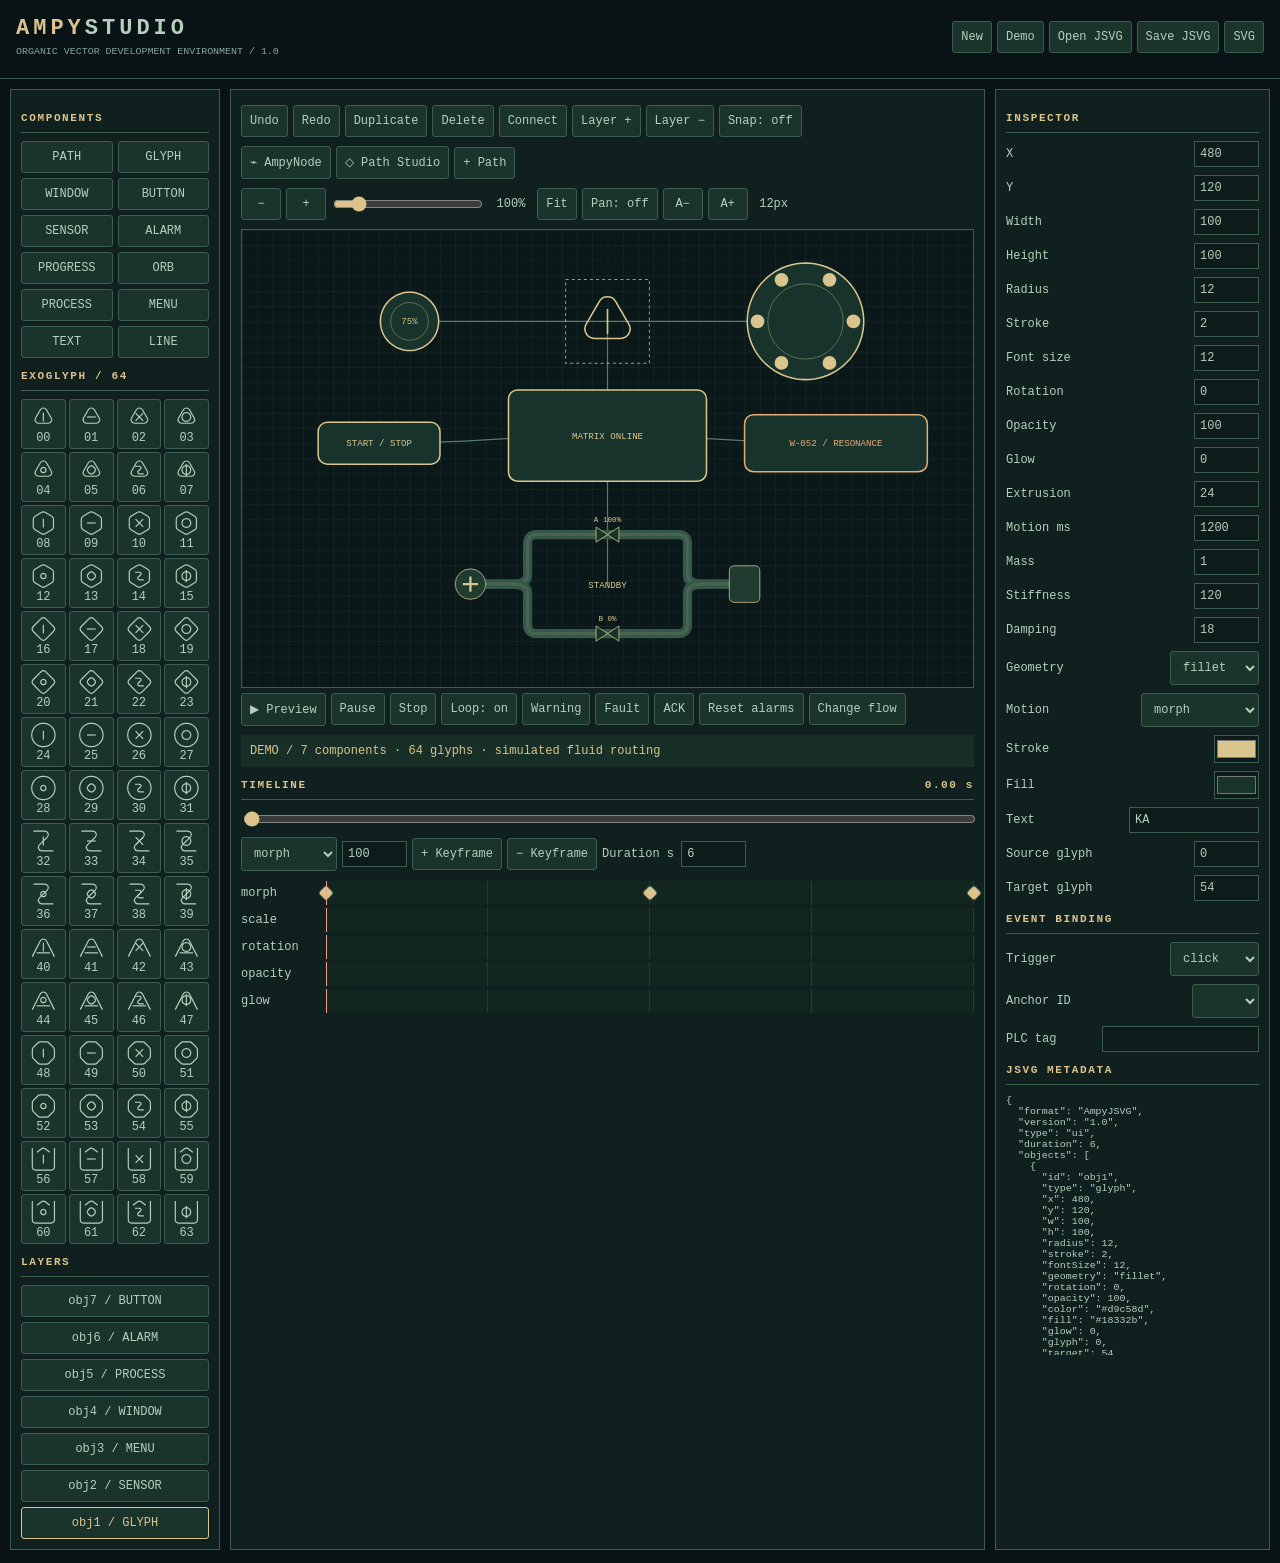
<file: index.html>
<!doctype html><html lang="it"><meta charset="utf-8"><meta name="viewport" content="width=device-width,initial-scale=1"><title>AmpyStudio · JSVG UI editor</title><style>:root{color-scheme:dark;--ink:#b4d0bd;--gold:#dcc38b;--border:#3b5e51;--bg:#091316}*{box-sizing:border-box}body{margin:0;background:var(--bg);color:var(--ink);font:12px ui-monospace,Consolas,monospace}header{display:flex;justify-content:space-between;gap:12px;padding:16px;border-bottom:1px solid var(--border);flex-wrap:wrap}header b{font-size:22px;letter-spacing:4px;color:var(--gold)}header b span{color:var(--ink)}small{display:block;color:#83a69a;margin-top:5px}main{display:grid;grid-template-columns:210px minmax(0,1fr) 275px;gap:10px;padding:10px}aside,.work{min-width:0;border:1px solid var(--border);padding:10px;background:#10201e}h3{font-size:11px;letter-spacing:1.6px;color:var(--gold);border-bottom:1px solid var(--border);padding-bottom:8px;margin:12px 0 8px}button,.button,select,input,a{font:inherit;color:inherit}button,.button,select,a{border:1px solid var(--border);background:#1b342b;padding:8px;border-radius:3px;cursor:pointer;text-decoration:none}button:hover,.button:hover,button.active{border-color:var(--gold);color:var(--gold)}input{background:#0d1c1a;border:1px solid var(--border);padding:5px;min-width:0}input[type=range]{width:100%;accent-color:var(--gold);padding:0}input[type=number]{width:65px}input[type=color]{width:45px;height:28px;padding:0}.toolbar{display:flex;gap:5px;align-items:center;flex-wrap:wrap;margin:5px 0 9px}#library,#layers{display:grid;gap:5px}#library{grid-template-columns:1fr 1fr}#glyphs{display:grid;grid-template-columns:repeat(4,1fr);gap:3px}#glyphs button{padding:3px}#glyphs svg{display:block;width:100%;height:28px}#canvas{border:1px solid var(--border);background:#0a1819}#stage{width:100%;display:block;touch-action:none;max-height:65vh}#inspector label,#events label{display:flex;justify-content:space-between;gap:6px;align-items:center;margin:8px 0}#inspector select,#events select{max-width:145px}#inspector input[type=text]{width:130px}#status{padding:9px;background:#172f26;color:var(--gold);min-height:32px}#metadata{white-space:pre-wrap;overflow-wrap:anywhere;max-height:260px;overflow:auto;font-size:10px}#time{float:right}#tracks>div{display:grid;grid-template-columns:85px 1fr;align-items:center;height:27px} .lane{height:24px;position:relative;background:repeating-linear-gradient(90deg,#12251f 0,#12251f calc(25% - 1px),#34574b 25%)}.key{position:absolute;top:6px;width:12px;height:12px;transform:translateX(-50%) rotate(45deg);background:var(--gold);padding:0}.cursor{position:absolute;top:0;bottom:0;width:1px;background:#ef9e8f;pointer-events:none}@media(max-width:900px){main{grid-template-columns:150px minmax(0,1fr)}main>aside:last-child{grid-column:1/-1;display:grid;grid-template-columns:1fr 1fr;gap:8px}#metadata{grid-column:1/-1}}@media(max-width:580px){main{display:flex;flex-direction:column}.work{order:-1}#glyphs{grid-template-columns:repeat(8,1fr)}#stage{max-height:none}main>aside:last-child{display:block}}
#viewTools{gap:5px}#canvasZoom{width:clamp(65px,18vw,150px);flex:0 1 auto}#viewTools output{min-width:42px;text-align:center;font-variant-numeric:tabular-nums}#viewTools button{min-width:40px}#stage{cursor:default}#stage.panning{cursor:grab}#stage.panning:active{cursor:grabbing}body{font-size:var(--ampy-ui-size,12px)}h3{font-size:.92em}small{font-size:.83em}#metadata{font-size:.83em}@media(max-width:580px){#viewTools button{min-height:42px}#canvasZoom{min-height:36px;flex:1 1 65px}#stage{touch-action:none}}
#nodePanel{margin:10px;padding:12px;border:1px solid var(--border);background:#10201e}#nodePanel[hidden]{display:none!important}#nodeGraph{overflow:auto;border:1px solid var(--border);background:#091719;max-height:46vh}#nodeGraph svg{display:block;min-width:510px;width:100%;touch-action:pan-x pan-y}#nodeGraph g[data-node]{cursor:pointer}#nodeFields,#tagValues{display:grid;gap:5px}#nodeFields label,#tagValues label{display:flex;align-items:center;justify-content:space-between;gap:8px;flex-wrap:wrap}#nodeFields input,#nodeFields select{max-width:65%;min-height:34px}#nodeTrace{white-space:pre-wrap;max-height:160px;overflow:auto}#nodePanel p{font-size:.9em}#nodePanel .toolbar h3{flex:1}#nodePanel input[type=number]{width:100px}#tagName{max-width:180px}#nodePanel .toolbar button{min-height:38px}
#pathPanel{margin:10px;padding:12px;border:1px solid var(--border);background:#10201e}#pathPanel[hidden]{display:none!important}#pathPanel .toolbar h3{flex:1}#pathStage,#pathPreview{width:100%;display:block;border:1px solid var(--border);background:#091719;max-height:48vh;touch-action:none}#pathPreview{max-height:24vh}#pathFields{display:grid;grid-template-columns:repeat(2,minmax(0,1fr));gap:8px;margin:12px 0}#pathFields label{display:flex;flex-direction:column;gap:4px}#pathFields input,#pathFields select{width:100%;min-height:38px}#pathMorph{flex:1;min-width:70px;width:auto}#pathCode{overflow-wrap:anywhere;white-space:pre-wrap;max-height:130px;overflow:auto}#pathHint{font-size:.85em;color:#9bbbab}#pathStage [data-vertex]{cursor:grab}
</style><body>
<header><div><b>AMPY<span>STUDIO</span></b><small>ORGANIC VECTOR DEVELOPMENT ENVIRONMENT / 1.0</small></div><div class="toolbar"><button id="new">New</button><button id="demo">Demo</button><label class="button">Open JSVG<input id="open" type="file" accept=".jsvg,.svg" hidden></label><button id="save">Save JSVG</button><button id="export">SVG</button></div></header>
<main><aside><h3>COMPONENTS</h3><div id="library"></div><h3>EXOGLYPH / 64</h3><div id="glyphs"></div><h3>LAYERS</h3><div id="layers"></div></aside><section class="work"><div class="toolbar"><button id="undo">Undo</button><button id="redo">Redo</button><button id="duplicate">Duplicate</button><button id="delete">Delete</button><button id="connect">Connect</button><button id="front">Layer +</button><button id="back">Layer −</button><button id="snap">Snap: off</button></div><div class="toolbar"><button id="nodeToggle">⌁ AmpyNode</button><button id="pathToggle">◇ Path Studio</button><button id="pathNew">+ Path</button></div><div class="toolbar" id="viewTools" aria-label="Canvas view"><button id="zoomOut" aria-label="Zoom out">−</button><button id="zoomIn" aria-label="Zoom in">+</button><input id="canvasZoom" aria-label="Canvas zoom percent" type="range" min="25" max="600" step="5" value="100"><output id="zoomLabel">100%</output><button id="fitCanvas">Fit</button><button id="panMode">Pan: off</button><button id="uiSmaller" aria-label="Smaller interface text">A−</button><button id="uiLarger" aria-label="Larger interface text">A+</button><output id="uiSize">13px</output></div><div id="canvas"><svg id="stage" viewBox="0 0 960 600" xmlns="http://www.w3.org/2000/svg"><defs><pattern id="grid" width="20" height="20" patternUnits="userSpaceOnUse"><path d="M20 0H0V20" stroke="#284137" fill="none" stroke-width=".7"/></pattern></defs><rect width="960" height="600" fill="#0a1819"/><rect width="960" height="600" fill="url(#grid)"/><g id="scene"></g><g id="selection" pointer-events="none"></g></svg></div><div class="toolbar"><button id="play">▶ Preview</button><button id="pause">Pause</button><button id="stop">Stop</button><button id="loop">Loop: on</button><button id="warning">Warning</button><button id="fault">Fault</button><button id="ack">ACK</button><button id="reset">Reset alarms</button><button id="flow">Change flow</button></div><div id="status" role="status">READY</div><h3>TIMELINE <span id="time">0.00 s</span></h3><input id="seek" type="range" min="0" max="1000" value="0"><div class="toolbar"><select id="track"><option>morph</option><option>scale</option><option>rotation</option><option>opacity</option><option>glow</option></select><input id="keyvalue" type="number" value="100" min="0" max="360"><button id="addkey">+ Keyframe</button><button id="delkey">− Keyframe</button><label>Duration s <input id="duration" type="number" min="1" max="60" value="6"></label></div><div id="tracks"></div></section><aside><h3>INSPECTOR</h3><div id="inspector"></div><h3>EVENT BINDING</h3><div id="events"></div><h3>JSVG METADATA</h3><pre id="metadata"></pre></aside></main><section id="nodePanel" hidden><div class="toolbar"><h3>AMPYNODE / VISUAL LOGIC</h3><button id="nodeClose">Close</button></div><p>Event → condition → action. Preview simulation only; no live PLC control.</p><div class="toolbar"><select id="nodeKind" aria-label="Node type"></select><button id="nodeAdd">+ Node</button><button id="nodeRemove">Delete node</button><button id="nodeExample">Load logic demo</button><button id="nodeManual">▶ Manual event</button></div><div id="nodeGraph"></div><div id="nodeFields"></div><h3>CONNECTIONS</h3><div class="toolbar"><select id="nodeFrom" aria-label="Source node"></select><select id="nodePort" aria-label="Output port"><option>next</option><option>true</option><option>false</option></select><select id="nodeTo" aria-label="Destination node"></select><button id="nodeLink">Connect</button><button id="nodeUnlink">Disconnect</button></div><h3>SIMULATED TAGS</h3><div class="toolbar"><input id="tagName" placeholder="DB_Core.Speed" aria-label="Tag name"><input id="tagInitial" type="number" value="0" aria-label="Initial value"><button id="tagAdd">Add / update</button></div><div id="tagValues"></div><h3>EXECUTION TRACE</h3><pre id="nodeTrace">No event yet</pre></section><section id="pathPanel" hidden><div class="toolbar"><h3>AMPYPATH / VECTOR STUDIO</h3><button id="pathClose">Close</button></div><p id="pathTitle"></p><div class="toolbar"><button id="pathSource">Source A</button><button id="pathTarget">Target B</button><button id="pathCopy">Copy to other</button><button id="pathAddMode">Draw vertex</button><button id="pathInsert">Insert after</button><button id="pathDelete">Delete vertex</button><button id="pathUndo">Undo</button><button id="pathRedo">Redo</button></div><div class="toolbar"><select id="pathPreset" aria-label="Shape preset"><option>triangle</option><option>diamond</option><option>circle</option><option>star</option><option>rectangle</option></select><button id="pathApplyPreset">Apply shape</button><label><input id="pathClosed" type="checkbox"> Closed</label><label><input id="pathFilled" type="checkbox"> Filled</label></div><svg id="pathStage" viewBox="-100 -100 200 200" xmlns="http://www.w3.org/2000/svg" aria-label="Editable vector vertices"><defs><pattern id="pathGrid" width="10" height="10" patternUnits="userSpaceOnUse"><path d="M0 10V0H10" fill="none" stroke="#35574b" stroke-width=".35"/></pattern></defs><rect x="-100" y="-100" width="200" height="200" fill="#091719"/><rect x="-100" y="-100" width="200" height="200" fill="url(#pathGrid)"/><path d="M-100 0H100M0 -100V100" stroke="#46695b" stroke-width=".6"/><g id="pathDrawing"></g></svg><div id="pathFields"></div><p id="pathHint"></p><h3>MORPH PREVIEW / A → B</h3><svg id="pathPreview" viewBox="-75 -75 150 150" xmlns="http://www.w3.org/2000/svg"><path id="pathMorphShape" fill="#18332b" stroke="#d9c58d" stroke-width="1.5"/></svg><div class="toolbar"><button id="pathAnimate">▶ Animate</button><input id="pathMorph" aria-label="Morph interpolation" type="range" min="0" max="100" value="0"><output id="pathMorphValue">0%</output><button id="pathEnableMotion">Use morph in timeline</button></div><h3>SVG PATH DATA</h3><pre id="pathCode"></pre></section><script>'use strict';

/* Custom SVG path geometry. Coordinates are local design units. */
const AmpyPath=(()=>{
const clamp=(x,a,b)=>Math.max(a,Math.min(b,x)),num=(x,d=0,a=-100,b=100)=>Number.isFinite(x)?clamp(x,a,b):d,f=x=>+x.toFixed(4),p=(x,y)=>f(x)+' '+f(y);
const vertex=(x,y,mode='sharp',radius=0)=>({x,y,mode,radius,inX:0,inY:0,outX:0,outY:0});
function preset(name='triangle'){
 if(name==='triangle')return [vertex(0,-44),vertex(42,32),vertex(-42,32)];
 if(name==='diamond')return [vertex(0,-45,'fillet',6),vertex(45,0,'fillet',6),vertex(0,45,'fillet',6),vertex(-45,0,'fillet',6)];
 if(name==='circle'){let n=[vertex(0,-44,'bezier'),vertex(44,0,'bezier'),vertex(0,44,'bezier'),vertex(-44,0,'bezier')],k=44*.5522847498;[[ -k,0,k,0],[0,-k,0,k],[k,0,-k,0],[0,k,0,-k]].forEach((a,i)=>[n[i].inX,n[i].inY,n[i].outX,n[i].outY]=a);return n;}
 if(name==='star')return Array.from({length:10},(_,i)=>{let a=i*Math.PI/5-Math.PI/2,r=i%2?19:47;return vertex(r*Math.cos(a),r*Math.sin(a),'fillet',3)});
 return [vertex(-40,-28),vertex(40,-28),vertex(40,28),vertex(-40,28)];
}
function normalizeList(raw,fallback='triangle'){const arr=(Array.isArray(raw)?raw:[]).filter(n=>n&&Number.isFinite(n.x)&&Number.isFinite(n.y)).slice(0,128).map(n=>({x:num(n.x),y:num(n.y),mode:['sharp','fillet','bezier'].includes(n.mode)?n.mode:'sharp',radius:num(n.radius,0,0,100),inX:num(n.inX),inY:num(n.inY),outX:num(n.outX),outY:num(n.outY)}));return arr.length>=2?arr:preset(fallback)}
function normalize(raw){return{closed:raw?.closed!==false,filled:raw?.filled!==false,source:normalizeList(raw?.source),target:normalizeList(raw?.target,'circle')}}
function corners(nodes,closed){return nodes.map((b,i)=>{const c={entry:[b.x,b.y],exit:[b.x,b.y],r:0,sweep:0};if(b.mode!=='fillet'||!b.radius||(!closed&&(i===0||i===nodes.length-1)))return c;let a=nodes[(i+nodes.length-1)%nodes.length],d=nodes[(i+1)%nodes.length];
 // Circular fillets are defined only where both adjacent segments are straight.
 if((a.mode==='bezier'&&(a.outX||a.outY))||(d.mode==='bezier'&&(d.inX||d.inY)))return c;
 let u=[a.x-b.x,a.y-b.y],v=[d.x-b.x,d.y-b.y],l=Math.hypot(...u),h=Math.hypot(...v);if(l<1e-6||h<1e-6)return c;u=u.map(x=>x/l);v=v.map(x=>x/h);let theta=Math.acos(clamp(u[0]*v[0]+u[1]*v[1],-1,1));if(theta<1e-4||Math.PI-theta<1e-4)return c;let t=Math.min(b.radius/Math.tan(theta/2),.49*l,.49*h);return{entry:[b.x+u[0]*t,b.y+u[1]*t],exit:[b.x+v[0]*t,b.y+v[1]*t],r:t*Math.tan(theta/2),sweep:u[0]*v[1]-u[1]*v[0]<0?1:0}})}
function path(nodes,closed=true){if(!nodes?.length)return '';let q=corners(nodes,closed),d='M'+p(...q[0].exit);for(let i=1;i<=nodes.length-(closed?0:1);i++){let j=i%nodes.length,k=(i-1)%nodes.length,a=nodes[k],b=nodes[j],u=q[k].exit,v=q[j].entry;
 let ax=a.mode==='bezier'?a.outX:0,ay=a.mode==='bezier'?a.outY:0,bx=b.mode==='bezier'?b.inX:0,by=b.mode==='bezier'?b.inY:0;
 d+=(ax||ay||bx||by)?' C'+p(u[0]+ax,u[1]+ay)+' '+p(v[0]+bx,v[1]+by)+' '+p(...v):' L'+p(...v);
 if(q[j].r>1e-5)d+=' A'+f(q[j].r)+' '+f(q[j].r)+' 0 0 '+q[j].sweep+' '+p(...q[j].exit);
 }return d+(closed?' Z':'')}
function interpolate(a,b,k,closed=true){k=clamp(k,0,1);if(a.length!==b.length||!a.length)return '';return 'M'+a.map((v,i)=>p(v[0]+(b[i][0]-v[0])*k,v[1]+(b[i][1]-v[1])*k)).join(' L')+(closed?' Z':'')}
return{vertex,preset,normalize,corners,path,interpolate};
})();

const Ampy=(()=>{
const NS='http://www.w3.org/2000/svg', names=['KA','VE','THA','OR','NE','SHA','UL','ZE'], suffix=['','-RA','-TH','-EN','-IQ','-UM','-ESH','-ON'], meanings='Origine,Unità,Dualità,Molteplicità,Ordine,Equilibrio,Infinito,Vuoto,Energia,Luce,Calore,Elettricità,Risonanza,Gravità,Campo,Radiazione,Materia,Solido,Liquido,Gas,Plasma,Cristallo,Organico,Quantico,Spazio,Posizione,Direzione,Distanza,Portale,Dimensione,Interno,Esterno,Tempo,Passato,Presente,Futuro,Durata,Ciclo,Frequenza,Attesa,Attivare,Disattivare,Trasferire,Convertire,Scansionare,Connettere,Isolare,Ripristinare,Normale,Pronto,Attivo,In attesa,Avviso,Guasto,Critico,Completato,Conferma,Negazione,Autorizzazione,Richiesta,Protezione,Interblocco,Emergenza,Fine'.split(',');
const clamp=(v,a=0,b=1)=>Math.max(a,Math.min(b,v)),mix=(a,b,t)=>a+(b-a)*t,smooth=t=>t*t*(3-2*t),fmt=v=>+v.toFixed(3),pt=p=>p.map(fmt).join(' '),xml=s=>String(s).replace(/[&<>"']/g,c=>({'&':'&amp;','<':'&lt;','>':'&gt;','"':'&quot;',"'":'&apos;'}[c]));
const poly=(n,r,phase=-Math.PI/2)=>Array.from({length:n},(_,i)=>[r*Math.cos(phase+i*2*Math.PI/n),r*Math.sin(phase+i*2*Math.PI/n)]);
function glyph(i){i=clamp(Math.round(i),0,63);let g=i>>3,v=i%8,outer=[poly(3,43),poly(6,40),poly(4,43,0),poly(48,40),[[-34,-34],[34,-34],[-34,34],[34,34]],[[-38,33],[0,-42],[38,33]],poly(8,41,Math.PI/8),[[-38,-38],[-38,38],[38,38],[38,-38]]][g];let inner=[[[0,-15],[0,15]],[[-15,0],[15,0]],[[-13,-13],[13,13]],poly(40,15),poly(3,18),poly(4,18,0),[[-15,-13],[15,-13],[-15,13],[15,13]],poly(6,17)][v];let third=v===2?[[-13,13],[13,-13]]:v===7?[[0,-21],[0,21]]:g===5?[[-23,20],[23,20]]:g===7?[[-22,-23],[0,-40],[22,-23]]:[[0,0],[0,0]];return {name:names[g]+suffix[v],meaning:meanings[i],paths:[{p:outer,closed:![4,5,7].includes(g)},{p:inner,closed:[3,4,5,7].includes(v)},{p:third,closed:false}]}}
function rounded({p,closed},r,mode){let n=p.length;if(mode==='sharp'||!r||n<3)return 'M'+p.map(pt).join(' L')+(closed?'Z':'');let q=p.map((b,i)=>{let a=p[(i+n-1)%n],c=p[(i+1)%n];if(!closed&&(!i||i===n-1))return{a:b,b,c:b,r:0};let l=Math.hypot(a[0]-b[0],a[1]-b[1]),h=Math.hypot(c[0]-b[0],c[1]-b[1]);if(!l||!h)return{a:b,b,c:b,r:0};let u=a.map((x,j)=>(x-b[j])/l),v=c.map((x,j)=>(x-b[j])/h),theta=Math.acos(clamp(u[0]*v[0]+u[1]*v[1],-1,1));if(theta<.001||Math.PI-theta<.001)return{a:b,b,c:b,r:0};let d=Math.min(mode==='organic'?r*1.5:r/Math.tan(theta/2),l*.49,h*.49);return{a:b.map((x,j)=>x+u[j]*d),b,c:b.map((x,j)=>x+v[j]*d),r:d*Math.tan(theta/2),s:u[0]*v[1]-u[1]*v[0]<0?1:0}});const corner=k=>!k.r?'':mode==='organic'?' Q'+pt(k.b)+' '+pt(k.c):` A${fmt(k.r)} ${fmt(k.r)} 0 0 ${k.s} ${pt(k.c)}`;return 'M'+pt(q[0].c)+q.slice(1).map(k=>' L'+pt(k.a)+corner(k)).join('')+(closed?' L'+pt(q[0].a)+corner(q[0])+'Z':'')}
let cache=new Map();function samples(d){if(cache.has(d))return cache.get(d);let p=document.createElementNS(NS,'path');p.setAttribute('d',d);let len=p.getTotalLength(),a=Array.from({length:129},(_,i)=>{let q=p.getPointAtLength(len*i/128);return[q.x,q.y]});if(cache.size>1024)cache.clear();cache.set(d,a);return a}
function customPath(o,k=0){const d=o.pathData||AmpyPath.normalize(null),a=AmpyPath.path(d.source,d.closed),b=AmpyPath.path(d.target,d.closed);return k<=0?a:k>=1?b:AmpyPath.interpolate(samples(a),samples(b),k,d.closed)}
function glyphPaths(o,k=0){let a=glyph(o.glyph),b=glyph(o.target);return a.paths.map((x,i)=>{let d=rounded(x,o.radius,o.geometry),e=rounded(b.paths[i],o.radius,o.geometry);if(k<=0)return d;if(k>=1)return e;let p=samples(d),q=samples(e);return'M'+p.map((v,j)=>pt(v.map((x,l)=>mix(x,q[j][l],k)))).join(' L')+(x.closed&&b.paths[i].closed?'Z':'')})}
const effects=['none','morph','genie','organic','radial','iris','elastic','materialize','breathing','rotation','gravity','orbital','fragments','origami','crystal','echo','vortex','inscription','spline','holographic','extrusion','liquid','shockwave','neural'];
const types=['path','glyph','window','button','sensor','alarm','progress','orb','process','menu','text','line'];
function make(type,id,x=480,y=300){let [w,h]=({path:[160,160],glyph:[100,100],window:[260,120],button:[160,55],sensor:[90,90],alarm:[240,75],progress:[240,45],orb:[100,100],process:[440,210],menu:[180,180],text:[200,45],line:[180,25]})[type];return{id,type,x,y,w,h,radius:12,stroke:2,fontSize:type==='text'?18:12,geometry:'fillet',rotation:0,opacity:100,color:type==='alarm'?'#e5ab75':'#d9c58d',fill:'#18332b',glow:0,glyph:0,target:54,depth:24,animation:['glyph','path'].includes(type)?'morph':'none',...(type==='path'?{pathData:AmpyPath.normalize(null)}:{}),duration:1200,easing:'smooth',mass:1,stiffness:120,damping:18,tag:'',trigger:'click',source:'',text:type==='alarm'?'W-052 / RESONANCE':type==='button'?'ACTIVATE':type==='text'?'AMPY MATRIX':'MATRIX ONLINE',tracks:{}}}
function sampleTrack(keys,t,def){if(!keys?.length)return def;let a=keys;if(t<=a[0].t)return a[0].v;if(t>=a.at(-1).t)return a.at(-1).v;let i=a.findIndex(k=>k.t>=t),x=a[i-1],y=a[i];return mix(x.v,y.v,smooth((t-x.t)/(y.t-x.t)))}
function rect(x,y,w,h,r,c,fill,sw){return`<rect x="${x}" y="${y}" width="${Math.max(0,w)}" height="${Math.max(0,h)}" rx="${Math.min(r,w/2,h/2)}" stroke="${c}" stroke-width="${sw}" fill="${fill}"/>`}
function process(o,rt){let c=o.color,b=rt.route||0,f=rt.fault?0:(rt.running?rt.flow:0),r=Math.min(26,o.radius),a=1-b,t=rt.time||0;let path=y=>`M-160 0H-125Q-105 0 -105 ${Math.sign(y)*r}V${y-Math.sign(y)*r}Q-105 ${y} ${-105+r} ${y}H${105-r}Q105 ${y} 105 ${y-Math.sign(y)*r}V${Math.sign(y)*r}Q105 0 125 0H160`;return [-65,65].map((y,i)=>{let q=i?b:a,d=path(y);return `<path d="${d}" fill="none" stroke="#35574a" stroke-width="12"/><path d="${d}" fill="none" stroke="${c}" stroke-width="4" opacity="${.12+.75*q*f}"/><path d="${d}" fill="none" stroke="${c}" stroke-width="2" stroke-dasharray="6 12" stroke-dashoffset="${-t*90*q*f}" opacity="${q*f}"/><g transform="translate(0 ${y})"><path d="M-15 -10L15 10V-10L-15 10Z" stroke="${c}" fill="#18332b"/><text y="-17" fill="${c}" font-size="${(o.fontSize??12)*10/12}" text-anchor="middle">${i?'B':'A'} ${Math.round(q*100)}%</text></g>`}).join('')+`<circle cx="-180" r="20" fill="#203b30" stroke="${c}"/><path d="M-190 0H-170M-180 -10V10" stroke="${c}" stroke-width="3" transform="rotate(${t*200*f} -180 0)"/><rect x="160" y="-24" width="40" height="48" rx="6" fill="#203b30" stroke="${c}"/><text y="5" text-anchor="middle" fill="${c}" font-size="${o.fontSize??12}">${rt.fault?'INTERLOCK':rt.running?'RUNNING':'STANDBY'}</text>`}
function renderObject(o,t,rt,objects){let c=o.color,w=o.w/2,h=o.h/2,anim=o.animation,phase=(Math.max(0,t-(rt.started?.get(o.id)??0))*1000%o.duration)/o.duration,k=.5-.5*Math.cos(phase*Math.PI*2),on=rt.preview||rt.active?.has(o.id),p=on?k:0,scale=sampleTrack(o.tracks.scale,rt.position,100)/100,rot=o.rotation+sampleTrack(o.tracks.rotation,rt.position,0),op=o.opacity/100*sampleTrack(o.tracks.opacity,rt.position,100)/100,g=sampleTrack(o.tracks.glow,rt.position,o.glow),m=sampleTrack(o.tracks.morph,rt.position,anim==='morph'?p*100:0)/100,x=o.x,y=o.y,body='',extra='',sx=scale,sy=scale;
if(on){if(anim==='rotation')rot+=phase*360;if(anim==='breathing')sx=sy=scale*(1+.12*Math.sin(t*3));if(anim==='elastic'){sx*=1+.23*Math.sin(phase*12.56);sy/=1+.23*Math.sin(phase*12.56)}if(anim==='materialize')op*=.12+.88*p;if(anim==='spline'){x+=Math.sin(phase*6.28)*45;y+=Math.sin(phase*12.56)*18}if(anim==='gravity'){x+=(480-x)*p*.25;y+=(300-y)*p*.25}}
if(o.type==='glyph'){let paths=glyphPaths(o,m),stroke=`fill="none" stroke="${c}" stroke-width="${o.stroke}" stroke-linejoin="${o.geometry==='sharp'?'miter':'round'}" stroke-linecap="round"`;body=`<g transform="scale(${w/48} ${h/48})">${anim==='extrusion'&&on?Array.from({length:Math.ceil(o.depth/3)},(_,i)=>`<g transform="translate(${i*.9} ${i*.6})" opacity=".3">${paths.map(d=>`<path d="${d}" ${stroke}/>`).join('')}</g>`).join(''):''}${paths.map(d=>`<path d="${d}" ${stroke}${anim==='inscription'&&on?` pathLength="100" stroke-dasharray="${p*100} 100"`:''}/>`).join('')}</g>`}
else if(o.type==='path'){const d=o.pathData||AmpyPath.normalize(null);body='<g transform="scale('+o.w/100+' '+o.h/100+')"><path d="'+customPath(o,m)+'" fill="'+(d.filled&&d.closed?o.fill:'none')+'" stroke="'+c+'" stroke-width="'+o.stroke+'" stroke-linejoin="'+(o.geometry==='sharp'?'miter':'round')+'" vector-effect="non-scaling-stroke"/></g>'}
else if(o.type==='process')body=`<g transform="scale(${o.w/440} ${o.h/210})">${process(o,rt)}</g>`;
else if(o.type==='orb'||o.type==='menu'||o.type==='sensor'){let n=on&&['organic','vortex','liquid'].includes(anim)?6:0;let d=Array.from({length:81},(_,i)=>{let a=i*2*Math.PI/80,r=.85+Math.sin(a*n+t*2)*p*.12;return[fmt(Math.cos(a)*w*r),fmt(Math.sin(a)*h*r)]});body=`<path d="M${d.map(pt).join(' L')}Z" fill="${o.fill}" stroke="${c}" stroke-width="${o.stroke}"/><ellipse rx="${w*.55}" ry="${h*.55}" fill="none" stroke="${c}" opacity=".5"/>`;if(o.type==='menu')body+=Array.from({length:6},(_,i)=>{let a=i*Math.PI/3+(on?t*.3:0);return`<circle cx="${Math.cos(a)*w*.7}" cy="${Math.sin(a)*h*.7}" r="9" fill="${c}"/>`}).join('');else body+=`<text y="4" text-anchor="middle" fill="${c}" font-size="${o.fontSize??12}">${o.type==='sensor'?Math.round(75+15*p)+'%':'◈'}</text>`}
else if(o.type==='text')body=`<text text-anchor="middle" y="5" font-size="${o.fontSize??18}" fill="${c}" letter-spacing="${on?p*3:0}">${xml(o.text)}</text>`;
else if(o.type==='line')body=`<path d="M${-w} 0H${w}" stroke="${c}" stroke-width="${o.stroke}"/>`;
else {let r=o.geometry==='sharp'?0:o.radius,fill=o.fill;if(o.type==='alarm'&&rt.fault)c='#f29486';if(['genie','organic','radial','iris'].includes(anim)&&on){let source=objects.find(a=>a.id===o.source),a=source?[source.x-o.x,source.y-o.y]:[0,h+70],q=rt.active?.has(o.id)?1-p:p,tx=mix(a[0],0,q),ty=mix(a[1]-8,-h,q),bx=mix(a[0],0,q*q),by=mix(a[1]+8,h,q*q),tw=mix(8,w,q),bw=mix(8,w,q*q),bend=anim==='organic'?Math.sin(q*Math.PI)*30:0;body=`<path d="M${tx-tw} ${ty}H${tx+tw}C${tx+tw+bend} ${(ty+by)/2} ${bx+bw} ${(ty+by)/2} ${bx+bw} ${by}H${bx-bw}C${bx-bw} ${(ty+by)/2} ${tx-tw-bend} ${(ty+by)/2} ${tx-tw} ${ty}Z" fill="${fill}" stroke="${c}" stroke-width="${o.stroke}"/><g opacity="${clamp((q-.45)*2)}"><text text-anchor="middle" y="4" fill="${c}" font-size="${o.fontSize??12}">${xml(o.text)}</text></g>`}else{body=rect(-w,-h,o.w,o.h,r,c,fill,o.stroke)+`<text y="4" text-anchor="middle" fill="${c}" font-size="${o.fontSize??12}">${xml(o.text)}</text>`;if(o.type==='progress')body+=rect(-w+5,h-12,(o.w-10)*(.6+.3*p),6,2,c,c,0)}}
if(on&&['shockwave','neural','echo','holographic','crystal','origami','fragments'].includes(anim)){let n=anim==='fragments'?12:5;extra=Array.from({length:n},(_,i)=>{let a=i*Math.PI*2/n,r=(w*.8+p*35)*(1+i*.06);return anim==='shockwave'?`<circle r="${r}" fill="none" stroke="${c}" opacity="${(1-p)*.5/(i+1)}"/>`:`<path d="M${fmt(Math.cos(a)*r)} ${fmt(Math.sin(a)*r)}l-7 -8h14Z" fill="none" stroke="${c}" opacity="${.15+p*.5}"/>`}).join('')}
return `<g id="${xml(o.id)}" data-id="${xml(o.id)}" transform="translate(${x} ${y}) rotate(${rot}) scale(${sx} ${sy})" opacity="${op}"${g>0?` style="filter:drop-shadow(0 0 ${g}px ${c})"`:''}><rect x="${-w}" y="${-h}" width="${o.w}" height="${o.h}" fill="transparent"/>${extra}${body}</g>`}
function scene(project,t,rt){let edges=project.connections.map(e=>{let a=project.objects.find(o=>o.id===e.source),b=project.objects.find(o=>o.id===e.target);if(!a||!b)return'';let x=(a.x+b.x)/2,d=`M${a.x} ${a.y}C${x} ${a.y} ${x} ${b.y} ${b.x} ${b.y}`;return `<path d="${d}" fill="none" stroke="#517f69" stroke-width="1.5"/>${rt.preview?`<path d="${d}" fill="none" stroke="#d9c58d" stroke-width="2" stroke-dasharray="5 30" stroke-dashoffset="${-t*35}"/>`:''}`}).join('');return edges+project.objects.map(o=>renderObject(o,t,rt,project.objects)).join('')}
function serialize(project,metadata=true){let data=xml(JSON.stringify(project,null,2));return `<svg xmlns="${NS}" xmlns:ampy="https://ampybios.example/ns/jsvg/1" viewBox="0 0 960 600" ampy:version="1.0">${metadata?`<metadata id="ampy-project"><ampy:project media-type="application/json">${data}</ampy:project></metadata>`:''}<rect width="960" height="600" fill="#0a1819"/>${scene(project,0,{position:0,route:0,flow:0})}</svg>`}
function parse(text){if(text.length>5e6||/<!DOCTYPE|<!ENTITY/i.test(text))throw Error('Invalid XML');let doc=new DOMParser().parseFromString(text,'image/svg+xml');if(doc.querySelector('parsererror')||doc.documentElement.namespaceURI!==NS)throw Error('Invalid SVG');let data=doc.querySelector('metadata');if(!data)throw Error('No JSVG project metadata');let p=JSON.parse(data.textContent.trim());if(p.format!=='AmpyJSVG'||!Array.isArray(p.objects)||p.objects.length>500)throw Error('Unsupported project');let ids=new Set();let objects=p.objects.map((raw,i)=>{let type=raw.type==='popup'?'window':raw.type;if(!types.includes(type))throw Error('Unsupported object '+type);let id=String(raw.id);if(!/^[A-Za-z0-9_.:-]{1,80}$/.test(id)||ids.has(id))throw Error('Invalid ID');ids.add(id);let o=make(type,id);let legacy=typeof raw.geometry==='object';if(legacy)raw={...raw,x:raw.transform?.x??480,y:raw.transform?.y??300,radius:raw.geometry.radius,stroke:raw.geometry.strokeWidth,geometry:raw.geometry.mode,color:raw.material?.stroke,animation:raw.animation?.type,duration:raw.animation?.durationMs,source:raw.animation?.source,tag:raw.tag?.name};for(let [k,min,max] of [['x',0,960],['y',0,600],['w',20,900],['h',20,590],['radius',0,100],['stroke',.5,20],['fontSize',6,120],['rotation',0,360],['opacity',0,100],['glow',0,25],['glyph',0,63],['target',0,63],['duration',100,60000],['depth',0,80],['mass',.1,20],['stiffness',1,1000],['damping',0,100]])if(Number.isFinite(raw[k]))o[k]=clamp(raw[k],min,max);for(let k of ['color','fill'])if(/^#[0-9a-f]{6}$/i.test(raw[k]))o[k]=raw[k];for(let k of ['text','tag','source'])if(typeof raw[k]==='string')o[k]=raw[k].slice(0,200);if(type==='path')o.pathData=AmpyPath.normalize(raw.pathData);if(effects.includes(raw.animation))o.animation=raw.animation;if(['sharp','fillet','organic'].includes(raw.geometry))o.geometry=raw.geometry;if(['click','warning','fault','none'].includes(raw.trigger))o.trigger=raw.trigger;for(let k of ['morph','scale','rotation','opacity','glow'])if(Array.isArray(raw.tracks?.[k]))o.tracks[k]=raw.tracks[k].filter(q=>Number.isFinite(q.t)&&Number.isFinite(q.v)).slice(0,100).map(q=>({t:clamp(q.t),v:clamp(q.v,0,k==='rotation'?360:100)})).sort((a,b)=>a.t-b.t);return o});return{format:'AmpyJSVG',version:'1.0',type:'ui',duration:clamp(Number(p.duration)||6,1,60),objects,connections:(Array.isArray(p.connections)?p.connections:[]).filter(e=>ids.has(e.source)&&ids.has(e.target)).slice(0,2000).map(e=>({source:e.source,target:e.target})),logic:AmpyNode.normalize(p.logic),runtime:{mode:'simulation'}}}
return{NS,types,effects,glyph,glyphPaths,customPath,make,scene,serialize,parse,clamp,xml};})();

/* AmpyNode: bounded declarative graph. No executable project code. */
const AmpyNode=(()=>{
const kinds=['event','condition','setTag','animate','visibility','text','start','stop','route','log'];
const events=['click','warning','fault','tag','manual'];
const safeId=v=>typeof v==='string'&&/^[A-Za-z0-9_.:-]{1,80}$/.test(v);
const str=(v,max=200)=>typeof v==='string'?v.slice(0,max):'';
function normalize(raw){
 const nodes=[],edges=[],ids=new Set();for(const n of (Array.isArray(raw?.nodes)?raw.nodes:[]).slice(0,100)){
 if(!n||!safeId(n.id)||ids.has(n.id)||!kinds.includes(n.kind))continue;ids.add(n.id);
 nodes.push({id:n.id,kind:n.kind,event:events.includes(n.event)?n.event:'manual',target:safeId(n.target)?n.target:'',tag:safeId(n.tag)?n.tag:'',operator:['eq','ne','gt','lt','ge','le'].includes(n.operator)?n.operator:'eq',value:Number.isFinite(n.value)?Math.max(-1e9,Math.min(1e9,n.value)):0,text:str(n.text),enabled:n.enabled!==false});
 }
 const by=new Map(nodes.map(n=>[n.id,n])),used=new Set();
 for(const e of (Array.isArray(raw?.edges)?raw.edges:[]).slice(0,200)){
 if(!e||!by.has(e.from)||!by.has(e.to)||e.from===e.to||by.get(e.to).kind==='event')continue;
 const port=by.get(e.from).kind==='condition'?(e.port==='false'?'false':'true'):'next',key=e.from+':'+port;if(used.has(key))continue;used.add(key);edges.push({from:e.from,to:e.to,port});
 }
 const tags=[];let seen=new Set();for(const t of (Array.isArray(raw?.tags)?raw.tags:[]).slice(0,100)){if(!t||!safeId(t.name)||seen.has(t.name)||!Number.isFinite(t.value))continue;seen.add(t.name);tags.push({name:t.name,value:Math.max(-1e9,Math.min(1e9,t.value))})}
 return {nodes,edges,tags};
}
function example(button,alarm){return normalize({tags:[{name:'DB_Alarm.Warning',value:0},{name:'DB_Core.Flow',value:75}],nodes:[{id:'n1',kind:'event',event:'warning'},{id:'n2',kind:'setTag',tag:'DB_Alarm.Warning',value:1},{id:'n3',kind:'condition',tag:'DB_Alarm.Warning',operator:'eq',value:1},{id:'n4',kind:'animate',target:alarm},{id:'n5',kind:'log',text:'Warning graph executed'},{id:'n6',kind:'event',event:'tag',tag:'DB_Core.Flow'},{id:'n7',kind:'condition',tag:'DB_Core.Flow',operator:'gt',value:80},{id:'n8',kind:'route',value:.5},{id:'n9',kind:'route',value:0}],edges:[{from:'n1',to:'n2'},{from:'n2',to:'n3'},{from:'n3',to:'n4',port:'true'},{from:'n4',to:'n5'},{from:'n6',to:'n7'},{from:'n7',to:'n8',port:'true'},{from:'n7',to:'n9',port:'false'}]})}
function run(graph,event,state,ops={}){
 const by=new Map(graph.nodes.map(n=>[n.id,n])),edges=new Map(graph.edges.map(e=>[e.from+':'+e.port,e.to]));
 const entries=graph.nodes.filter(n=>n.enabled&&n.kind==='event'&&n.event===event.kind&&(n.event!=='click'||!n.target||n.target===event.target)&&(n.event!=='tag'||!n.tag||n.tag===event.tag));
 let steps=0,trace=[],halted=false;
 for(const entry of entries){let n=entry,visited=new Set();while(n){if(steps>=256||visited.has(n.id)){halted=true;break}visited.add(n.id);steps++;if(!n.enabled)break;trace.push(n.id);let port='next';
 if(n.kind==='condition'){const x=state.tags.get(n.tag)??0,v=n.value;port=({eq:x===v,ne:x!==v,gt:x>v,lt:x<v,ge:x>=v,le:x<=v})[n.operator]?'true':'false'}
 else if(n.kind==='setTag'&&n.tag)state.tags.set(n.tag,n.value);
 else if(n.kind!=='event')ops.action?.(n,state);
 n=by.get(edges.get(n.id+':'+port));
 }}
 return {steps,trace,halted};
}
return{normalize,run,example,kinds,events};
})();

</script><script>'use strict';
const $=x=>document.getElementById(x),E=Ampy,svg=$('stage');let project,id=null,serial=0,undo=[],redo=[],connect=false,source=null,snap=false,drag=null,play=false,loop=true,position=0,t=0,last=performance.now(),runtime={preview:false,position:0,active:new Set(),route:0,routeTarget:0,running:false,flow:.75,fault:false,tags:new Map(),started:new Map(),overrides:new Map(),trace:[],nodeLog:[]};
const newProject=()=>({format:'AmpyJSVG',version:'1.0',type:'ui',duration:6,objects:[],connections:[],logic:AmpyNode.normalize(null),runtime:{mode:'simulation'}}),selected=()=>project.objects.find(o=>o.id===id),msg=s=>$('status').textContent=s;
function checkpoint(){undo.push(JSON.stringify(project));if(undo.length>50)undo.shift();redo=[]}function restore(s){project=JSON.parse(s);if(!project.objects.some(o=>o.id===id))id=project.objects[0]?.id||null;resetRuntime();refresh()}function add(type,x,y,g){let o=E.make(type,'obj'+(++serial),x,y);if(g!==undefined){o.glyph=g;o.target=(g+9)%64;o.text=E.glyph(g).name}project.objects.push(o);id=o.id;return o}function demo(){project=newProject();serial=0;let a=add('glyph',480,120,0),b=add('sensor',220,120),c=add('menu',740,120),d=add('window',480,270),e=add('process',480,465),f=add('alarm',780,280),g=add('button',180,280);a.target=54;a.tracks.morph=[{t:0,v:0},{t:.5,v:100},{t:1,v:0}];d.animation='genie';d.source=a.id;f.animation='genie';f.source=a.id;f.trigger='warning';f.tag='DB_Alarm.Warning';g.text='START / STOP';e.tag='DB_Core.Flow';project.connections=[[a,b],[a,c],[a,d],[d,e],[d,f],[d,g]].map(([a,b])=>({source:a.id,target:b.id}));project.logic=AmpyNode.example(g.id,f.id);id=a.id;resetRuntime();refresh();msg('DEMO / 7 components · 64 glyphs · simulated fluid routing')}
function resetRuntime(){play=false;position=0;t=0;runtime.active.clear();runtime.fault=false;runtime.running=false;runtime.route=runtime.routeTarget=0;runtime.tags=new Map((project.logic?.tags||[]).map(t=>[t.name,t.value]));runtime.overrides.clear();runtime.started.clear();runtime.flow=E.clamp((runtime.tags.get('DB_Core.Flow')??75)/100);runtime.trace=[];runtime.nodeLog=[]}
function refresh(){serial=Math.max(serial,...project.objects.map(o=>Number(o.id.match(/^obj(\d+)$/)?.[1])||0));$('duration').value=project.duration;$('layers').replaceChildren();for(let o of [...project.objects].reverse()){let b=document.createElement('button');b.textContent=o.id+' / '+o.type.toUpperCase();b.classList.toggle('active',id===o.id);b.onclick=()=>{id=o.id;refresh()};$('layers').append(b)}inspector();tracks();metadata()}
function metadata(){$('metadata').textContent=JSON.stringify(project,null,2)}
function field(parent,o,k,label,kind,options){let l=document.createElement('label'),s=document.createElement('span');s.textContent=label;l.append(s);let input=document.createElement(kind==='select'?'select':'input');if(kind==='select'){for(let x of options){let opt=document.createElement('option');opt.value=x;opt.textContent=x;input.append(opt)}}else{input.type=kind;if(kind==='number'){input.min=options[0];input.max=options[1];input.step=options[2]||1}}input.value=o[k];input.onchange=()=>{checkpoint();o[k]=kind==='number'?E.clamp(Number(input.value)||0,+input.min,+input.max):input.value;input.value=o[k];metadata();tracks()};l.append(input);parent.append(l)}
function inspector(){let a=$('inspector'),b=$('events');a.replaceChildren();b.replaceChildren();let o=selected();if(!o){a.textContent='Select object';return}for(let [k,n,min,max,step] of [['x','X',0,960],['y','Y',0,600],['w','Width',20,900],['h','Height',20,590],['radius','Radius',0,100],['stroke','Stroke',.5,20,.5],['fontSize','Font size',6,120],['rotation','Rotation',0,360],['opacity','Opacity',0,100],['glow','Glow',0,25],['depth','Extrusion',0,80],['duration','Motion ms',100,60000,50],['mass','Mass',.1,20,.1],['stiffness','Stiffness',1,1000],['damping','Damping',0,100]])field(a,o,k,n,'number',[min,max,step]);field(a,o,'geometry','Geometry','select',['sharp','fillet','organic']);field(a,o,'animation','Motion','select',E.effects);field(a,o,'color','Stroke','color');field(a,o,'fill','Fill','color');field(a,o,'text','Text','text');if(o.type==='glyph'){field(a,o,'glyph','Source glyph','number',[0,63]);field(a,o,'target','Target glyph','number',[0,63])}field(b,o,'trigger','Trigger','select',['click','warning','fault','none']);field(b,o,'source','Anchor ID','select',['',...project.objects.filter(x=>x.id!==o.id).map(x=>x.id)]);field(b,o,'tag','PLC tag','text')}
function tracks(){let a=$('tracks'),o=selected();a.replaceChildren();if(!o)return;for(let n of ['morph','scale','rotation','opacity','glow']){let row=document.createElement('div'),label=document.createElement('span'),lane=document.createElement('div');label.textContent=n;lane.className='lane';for(let key of o.tracks[n]||[]){let k=document.createElement('button');k.className='key';k.style.left=key.t*100+'%';k.title=key.v;k.onclick=()=>{play=false;position=key.t;$('track').value=n;$('keyvalue').value=key.v};lane.append(k)}let c=document.createElement('i');c.className='cursor';lane.append(c);row.append(label,lane);a.append(row)}}
E.types.forEach(type=>{let b=document.createElement('button');b.textContent=type.toUpperCase();b.onclick=()=>{checkpoint();add(type,480+serial%4*20,300+serial%3*20);refresh()};$('library').append(b)});for(let i=0;i<64;i++){let g=E.glyph(i),b=document.createElement('button');b.title=g.name+' / '+g.meaning;let o=E.make('glyph','tmp');o.glyph=i;b.innerHTML='<svg viewBox="-48 -48 96 96">'+E.glyphPaths(o).map(d=>`<path d="${d}" stroke="currentColor" stroke-width="4" fill="none"/>`).join('')+'</svg>'+String(i).padStart(2,'0');b.onclick=()=>{checkpoint();add('glyph',480,300,i);refresh()};$('glyphs').append(b)}
function coords(e){let p=svg.createSVGPoint();p.x=e.clientX;p.y=e.clientY;return p.matrixTransform(svg.getScreenCTM().inverse())}function trigger(kind){for(let o of project.objects)if(o.trigger===kind)runtime.active.add(o.id)}svg.onpointerdown=e=>{let g=e.target.closest('[data-id]');if(!g)return;let o=project.objects.find(o=>o.id===g.dataset.id);if(!o)return;if(play){if(runtime.active.has(o.id))runtime.active.delete(o.id);else runtime.active.add(o.id);for(let a of project.objects)if(a.trigger==='click'&&a.source===o.id)runtime.active.add(a.id);if(o.type==='button'||o.type==='process')runtime.running=!runtime.fault&&!runtime.running;dispatchNode({kind:'click',target:o.id});return}if(connect){if(!source){source=o.id;msg('SELECT DESTINATION')}else{if(source!==o.id&&!project.connections.some(x=>x.source===source&&x.target===o.id)){checkpoint();project.connections.push({source,target:o.id})}connect=false;source=null;$('connect').classList.remove('active');refresh()}return}id=o.id;refresh();checkpoint();let p=coords(e);drag={id,dx:p.x-o.x,dy:p.y-o.y};svg.setPointerCapture(e.pointerId)};svg.onpointermove=e=>{if(!drag)return;let o=selected(),p=coords(e);o.x=E.clamp(p.x-drag.dx,0,960);o.y=E.clamp(p.y-drag.dy,0,600);if(snap){o.x=Math.round(o.x/20)*20;o.y=Math.round(o.y/20)*20}};svg.onpointerup=svg.onpointercancel=()=>{if(drag){drag=null;refresh()}};
$('new').onclick=()=>{checkpoint();project=newProject();id=null;resetRuntime();refresh()};$('demo').onclick=()=>{checkpoint();demo()};$('undo').onclick=()=>{if(undo.length){redo.push(JSON.stringify(project));restore(undo.pop())}};$('redo').onclick=()=>{if(redo.length){undo.push(JSON.stringify(project));restore(redo.pop())}};$('duplicate').onclick=()=>{let o=selected();if(o){checkpoint();let n=JSON.parse(JSON.stringify(o));n.id='obj'+(++serial);n.x=E.clamp(n.x+20,0,960);n.y=E.clamp(n.y+20,0,600);project.objects.push(n);id=n.id;refresh()}};$('delete').onclick=()=>{if(selected()){checkpoint();project.objects=project.objects.filter(o=>o.id!==id);project.connections=project.connections.filter(e=>e.source!==id&&e.target!==id);project.logic.nodes=project.logic.nodes.filter(n=>n.target!==id);project.logic=AmpyNode.normalize(project.logic);runtime.overrides.delete(id);id=project.objects.at(-1)?.id;refresh()}};$('connect').onclick=()=>{connect=!connect;source=null;$('connect').classList.toggle('active',connect);msg(connect?'SELECT TWO OBJECTS':'CONNECT OFF')};$('snap').onclick=()=>{snap=!snap;$('snap').textContent='Snap: '+(snap?'on':'off')};for(let [n,d] of [['front',1],['back',-1]])$(n).onclick=()=>{let i=project.objects.findIndex(o=>o.id===id),j=i+d;if(i>=0&&j>=0&&j<project.objects.length){checkpoint();[project.objects[i],project.objects[j]]=[project.objects[j],project.objects[i]];refresh()}};
$('play').onclick=()=>{play=true;if(position>=1)position=0;runtime.running=!runtime.fault;msg('PREVIEW / click components to trigger')};$('pause').onclick=()=>{play=false;msg('PAUSED')};$('stop').onclick=()=>{resetRuntime();msg('STOPPED')};$('loop').onclick=()=>{loop=!loop;$('loop').textContent='Loop: '+(loop?'on':'off')};$('warning').onclick=()=>{trigger('warning');msg('W-052 / simulated warning');dispatchNode({kind:'warning'})};$('fault').onclick=()=>{runtime.fault=true;runtime.running=false;trigger('fault');msg('E-054 / simulated interlock');dispatchNode({kind:'fault'})};$('ack').onclick=()=>msg(runtime.fault?'ACK / interlock remains active':'ACK / event acknowledged');$('reset').onclick=()=>{runtime.fault=false;runtime.running=false;runtime.active.clear();runtime.started.clear();runtime.overrides.clear();runtime.tags=new Map((project.logic?.tags||[]).map(t=>[t.name,t.value]));runtime.flow=E.clamp((runtime.tags.get('DB_Core.Flow')??75)/100);runtime.trace=[];renderTagValues();renderNodeGraph();msg('RESET / manual restart required')};$('flow').onclick=()=>{if(runtime.fault){msg('FLOW BLOCKED / interlock');return}runtime.routeTarget=runtime.routeTarget===0?1:runtime.routeTarget===1?.5:0;msg('ROUTE / '+(runtime.routeTarget===0?'A':runtime.routeTarget===1?'B':'DUAL'))};$('seek').oninput=()=>{play=false;position=+$('seek').value/1000};$('duration').onchange=()=>{checkpoint();project.duration=E.clamp(+$('duration').value||6,1,60);refresh()};$('addkey').onclick=()=>{let o=selected();if(!o)return;checkpoint();let n=$('track').value,a=o.tracks[n]||[],v=E.clamp(+$('keyvalue').value||0,0,n==='rotation'?360:100);a=a.filter(k=>Math.abs(k.t-position)>.002);a.push({t:position,v});o.tracks[n]=a.sort((a,b)=>a.t-b.t);tracks();metadata()};$('delkey').onclick=()=>{let o=selected();if(!o)return;let n=$('track').value;checkpoint();o.tracks[n]=(o.tracks[n]||[]).filter(k=>Math.abs(k.t-position)>.01);tracks();metadata()};function download(text,name){let url=URL.createObjectURL(new Blob([text],{type:'image/svg+xml'})),a=document.createElement('a');a.href=url;a.download=name;a.click();setTimeout(()=>URL.revokeObjectURL(url),1000)}$('save').onclick=()=>download(E.serialize(project),'AmpyProject.jsvg');$('export').onclick=()=>download(E.serialize(project,false),'AmpyProject.svg');$('open').onchange=async e=>{let f=e.target.files[0];if(f)try{let p=E.parse(await f.text());checkpoint();project=p;id=project.objects[0]?.id;resetRuntime();refresh();msg('LOADED / '+f.name)}catch(err){msg('IMPORT ERROR / '+err.message)}e.target.value=''};
function frame(now){let dt=Math.min(.05,(now-last)/1000);last=now;if(play){t+=dt;position+=dt/project.duration;if(position>1){if(loop)position%=1;else{position=1;play=false}}}else if(runtime.active.size)t+=dt;runtime.route+=(runtime.routeTarget-runtime.route)*(1-Math.exp(-dt*4));runtime.preview=play;runtime.position=position;runtime.time=t;$('scene').innerHTML=E.scene({...project,objects:project.objects.map(o=>runtime.overrides.has(o.id)?{...o,...runtime.overrides.get(o.id)}:o)},t,runtime);let o=selected();$('selection').innerHTML=o&&!play?`<g transform="translate(${o.x} ${o.y}) rotate(${o.rotation})"><rect x="${-o.w/2-5}" y="${-o.h/2-5}" width="${o.w+10}" height="${o.h+10}" stroke="#e0c58b" fill="none" stroke-dasharray="4 4"/></g>`:'';$('seek').value=position*1000;$('time').textContent=(position*project.duration).toFixed(2)+' s';document.querySelectorAll('.cursor').forEach(c=>c.style.left=position*100+'%');requestAnimationFrame(frame)}demo();

/* Canvas camera: viewBox only, never changes project geometry. */
let camera={x:0,y:0,z:1}, panMode=false, pointers=new Map(), gesture=null, multi=false;
function applyCamera(){svg.setAttribute('viewBox',[camera.x,camera.y,960/camera.z,600/camera.z].join(' '));$('canvasZoom').value=Math.round(camera.z*100);$('zoomLabel').textContent=Math.round(camera.z*100)+'%'}
function zoomAt(z,clientX,clientY){z=E.clamp(z,.25,6);const b=svg.getBoundingClientRect(), e={clientX:clientX??b.left+b.width/2,clientY:clientY??b.top+b.height/2},before=coords(e);camera.z=z;applyCamera();const after=coords(e);camera.x+=before.x-after.x;camera.y+=before.y-after.y;applyCamera()}
function fit(){camera={x:0,y:0,z:1};applyCamera()}
$('zoomIn').onclick=()=>zoomAt(camera.z*1.25);$('zoomOut').onclick=()=>zoomAt(camera.z/1.25);$('fitCanvas').onclick=fit;
$('canvasZoom').oninput=e=>zoomAt(+e.target.value/100);
$('panMode').onclick=()=>{panMode=!panMode;$('panMode').textContent='Pan: '+(panMode?'on':'off');$('panMode').classList.toggle('active',panMode);svg.classList.toggle('panning',panMode)};
svg.addEventListener('wheel',e=>{e.preventDefault();zoomAt(camera.z*Math.exp(-e.deltaY*.002),e.clientX,e.clientY)},{passive:false});
svg.addEventListener('dblclick',e=>{if(!e.target.closest('[data-id]'))fit()});
function pair(){const [a,b]=[...pointers.values()];return{x:(a.x+b.x)/2,y:(a.y+b.y)/2,d:Math.max(1,Math.hypot(a.x-b.x,a.y-b.y))}}
function stopEvent(e){e.preventDefault();e.stopImmediatePropagation()}
svg.addEventListener('pointerdown',e=>{
 if(e.button!==0&&e.pointerType==='mouse'&&e.button!==1)return;
 pointers.set(e.pointerId,{x:e.clientX,y:e.clientY});
 if(pointers.size>=2){drag=null;multi=true;gesture={kind:'pinch',...pair()};svg.setPointerCapture(e.pointerId);stopEvent(e);return}
 if(panMode||e.button===1||!e.target.closest('[data-id]')){gesture={kind:'pan',x:e.clientX,y:e.clientY};svg.setPointerCapture(e.pointerId);stopEvent(e)}
},true);
svg.addEventListener('pointermove',e=>{
 if(!pointers.has(e.pointerId))return;pointers.set(e.pointerId,{x:e.clientX,y:e.clientY});
 if(multi&&pointers.size>=2){let q=pair();if(gesture?.kind==='pinch'){let a=coords({clientX:gesture.x,clientY:gesture.y}),b=coords({clientX:q.x,clientY:q.y});camera.x+=a.x-b.x;camera.y+=a.y-b.y;applyCamera();zoomAt(camera.z*q.d/gesture.d,q.x,q.y)}gesture={kind:'pinch',...q};stopEvent(e);return}
 if(multi){stopEvent(e);return}
 if(gesture?.kind==='pan'){const a=coords({clientX:gesture.x,clientY:gesture.y}),b=coords(e);camera.x+=a.x-b.x;camera.y+=a.y-b.y;applyCamera();gesture={kind:'pan',x:e.clientX,y:e.clientY};stopEvent(e)}
},true);
function endCamera(e){pointers.delete(e.pointerId);if(multi){drag=null;if(pointers.size>=2)gesture={kind:'pinch',...pair()};if(!pointers.size){multi=false;gesture=null;refresh()}stopEvent(e)}else if(gesture?.kind==='pan'){gesture=null;stopEvent(e)}}
svg.addEventListener('pointerup',endCamera,true);svg.addEventListener('pointercancel',endCamera,true);
let uiSize=matchMedia('(max-width:580px)').matches?13:12;try{const n=Number(localStorage.getItem('ampy.uiFont'));if(n>=10&&n<=24)uiSize=n}catch{}
function applyUIFont(){document.body.style.setProperty('--ampy-ui-size',uiSize+'px');document.body.style.fontSize=uiSize+'px';$('uiSize').textContent=uiSize+'px';try{localStorage.setItem('ampy.uiFont',String(uiSize))}catch{}}
$('uiSmaller').onclick=()=>{uiSize=E.clamp(uiSize-1,10,24);applyUIFont()};$('uiLarger').onclick=()=>{uiSize=E.clamp(uiSize+1,10,24);applyUIFont()};applyUIFont();applyCamera();


/* Visual graph editor and simulation dispatch. */
let nodeSelected=null;
const nodeGraph=()=>project.logic||(project.logic=AmpyNode.normalize(null));
function renderNodeGraph(){
 const g=nodeGraph(),nodes=g.nodes,layout=new Map(nodes.map((n,i)=>[n.id,{x:12+(i%2)*246,y:12+Math.floor(i/2)*76}]));
 const w=510,h=Math.max(100,Math.ceil(nodes.length/2)*76+12),esc=E.xml;
 $('nodeGraph').innerHTML='<svg viewBox="0 0 '+w+' '+h+'" xmlns="http://www.w3.org/2000/svg"><defs><marker id="nodeArrow" markerWidth="7" markerHeight="7" refX="6" refY="3" orient="auto"><path d="M0 0L6 3L0 6Z" fill="#8bb5a1"/></marker></defs>'+
 g.edges.map(e=>{const a=layout.get(e.from),b=layout.get(e.to);if(!a||!b)return '';let x=a.x+215,y=a.y+28,tx=b.x,ty=b.y+28,m=(x+tx)/2;return '<path d="M'+x+' '+y+' C'+m+' '+y+' '+m+' '+ty+' '+tx+' '+ty+'" stroke="'+(e.port==='false'?'#de9d83':'#8bb5a1')+'" stroke-width="1.6" fill="none" marker-end="url(#nodeArrow)"/><text x="'+m+'" y="'+((y+ty)/2-4)+'" font-size="10" fill="#adc9b3">'+e.port+'</text>'}).join('')+
 nodes.map(n=>{const p=layout.get(n.id),color=runtime.trace.includes(n.id)?'#e5ca88':n.kind==='event'?'#8bd1b4':n.kind==='condition'?'#c8a5ef':'#94b7d6';const sub=n.kind==='event'?n.event+(n.tag?' / '+n.tag:''):n.kind==='condition'?n.tag+' '+n.operator+' '+n.value:n.target||n.tag||n.text||String(n.value);return '<g data-node="'+esc(n.id)+'" transform="translate('+p.x+' '+p.y+')" opacity="'+(n.enabled?1:.45)+'"><rect width="215" height="56" rx="7" fill="#1c352d" stroke="'+color+'" stroke-width="'+(nodeSelected===n.id?3:1)+'"/><text x="10" y="19" font-size="13" fill="'+color+'">'+esc(n.id+' / '+n.kind.toUpperCase())+'</text><text x="10" y="40" font-size="10" fill="#b2d0bd">'+esc(sub.slice(0,33))+'</text></g>'}).join('')+'</svg>';
 $('nodeGraph').querySelectorAll('[data-node]').forEach(el=>el.onclick=()=>{nodeSelected=el.dataset.node;renderLogic()});
 $('nodeTrace').textContent=runtime.nodeLog.length?runtime.nodeLog.slice(-20).join('\n'):'No event yet';
}
function choices(el,values,selected){el.replaceChildren();for(const [value,label] of values){const opt=document.createElement('option');opt.value=value;opt.textContent=label;el.appendChild(opt)}if(values.some(x=>x[0]===selected))el.value=selected}
function renderLogic(){
 const g=nodeGraph();if(!g.nodes.some(n=>n.id===nodeSelected))nodeSelected=g.nodes[0]?.id||null;
 renderNodeGraph();const from=$('nodeFrom').value,to=$('nodeTo').value;
 choices($('nodeFrom'),g.nodes.map(n=>[n.id,n.id+' / '+n.kind]),from||nodeSelected);
 choices($('nodeTo'),g.nodes.filter(n=>n.kind!=='event').map(n=>[n.id,n.id+' / '+n.kind]),to);
 const n=g.nodes.find(n=>n.id===nodeSelected),fields=$('nodeFields');fields.replaceChildren();
 if(n){let title=document.createElement('strong');title.textContent=n.id+' / '+n.kind;fields.append(title);
 const f=(key,label,type,opts=[])=>{let l=document.createElement('label'),a=document.createElement('span'),b=document.createElement(type==='select'?'select':'input');a.textContent=label;if(type==='select')choices(b,opts,n[key]);else{b.type=type;if(type==='checkbox')b.checked=n[key];else b.value=n[key];if(type==='number')b.step='any'}b.onchange=()=>{checkpoint();n[key]=type==='checkbox'?b.checked:type==='number'?(Number.isFinite(+b.value)?E.clamp(+b.value,-1e9,1e9):0):b.value.slice(0,200);project.logic=AmpyNode.normalize(g);metadata();renderLogic()};l.append(a,b);fields.append(l)};
 const targets=[['','Any / none'],...project.objects.map(o=>[o.id,o.id+' / '+o.type])],tags=[['','Select tag'],...g.tags.map(t=>[t.name,t.name])];
 f('enabled','Enabled','checkbox');
 if(n.kind==='event'){f('event','Trigger','select',AmpyNode.events.map(x=>[x,x]));if(n.event==='click')f('target','Object (optional)','select',targets);if(n.event==='tag')f('tag','Tag (optional)','select',tags)}
 if(['condition','setTag'].includes(n.kind))f('tag','Tag','select',tags);
 if(n.kind==='condition')f('operator','Comparison','select',[['eq','='],['ne','≠'],['gt','>'],['lt','<'],['ge','≥'],['le','≤']]);
 if(['condition','setTag','visibility','route'].includes(n.kind))f('value',n.kind==='visibility'?'Opacity (0–100)':n.kind==='route'?'Route (0=A, .5=dual, 1=B)':'Value','number');
 if(['animate','visibility','text'].includes(n.kind))f('target','Object','select',targets);
 if(['text','log'].includes(n.kind))f('text','Text','text');
 }
 renderTagValues();
}
function renderTagValues(){const a=$('tagValues');a.replaceChildren();for(const tag of nodeGraph().tags){const l=document.createElement('label'),s=document.createElement('span'),v=document.createElement('input'),b=document.createElement('button'),d=document.createElement('button');s.textContent=tag.name+' (initial '+tag.value+')';v.type='number';v.step='any';v.value=runtime.tags.get(tag.name)??tag.value;v.setAttribute('aria-label',tag.name+' simulated value');b.textContent='Apply';b.onclick=()=>{if(!Number.isFinite(+v.value))return;runtime.tags.set(tag.name,E.clamp(+v.value,-1e9,1e9));if(tag.name==='DB_Core.Flow')runtime.flow=E.clamp(+v.value/100);dispatchNode({kind:'tag',tag:tag.name})};d.textContent='Remove';d.onclick=()=>{checkpoint();const g=nodeGraph();g.tags=g.tags.filter(t=>t.name!==tag.name);runtime.tags.delete(tag.name);metadata();renderLogic()};l.append(s,v,b,d);a.append(l)}}
function dispatchNode(event){
 const g=nodeGraph();const result=AmpyNode.run(g,event,runtime,{action:n=>{
 const valid=project.objects.some(o=>o.id===n.target);
 if(n.kind==='animate'&&valid){runtime.active.add(n.target);runtime.started.set(n.target,t)}
 if(n.kind==='visibility'&&valid)runtime.overrides.set(n.target,{...runtime.overrides.get(n.target),opacity:E.clamp(n.value,0,100)});
 if(n.kind==='text'&&valid)runtime.overrides.set(n.target,{...runtime.overrides.get(n.target),text:n.text});
 if(n.kind==='start'&&!runtime.fault)runtime.running=true;
 if(n.kind==='stop')runtime.running=false;
 if(n.kind==='route'&&!runtime.fault)runtime.routeTarget=E.clamp(n.value);
 if(n.kind==='log')runtime.nodeLog.push(n.text);
 }});if(runtime.tags.has('DB_Core.Flow'))runtime.flow=E.clamp(runtime.tags.get('DB_Core.Flow')/100);runtime.trace=result.trace;runtime.nodeLog.push(event.kind.toUpperCase()+' / '+result.steps+' nodes'+(result.halted?' / cycle or step limit reached':''));runtime.nodeLog=runtime.nodeLog.slice(-50);renderNodeGraph();renderTagValues();return result;
}
choices($('nodeKind'),AmpyNode.kinds.map(k=>[k,k]),'event');
$('nodeToggle').onclick=()=>{$('nodePanel').hidden=false;$('nodePanel').scrollIntoView({block:'start'});renderLogic()};
$('nodeClose').onclick=()=>{$('nodePanel').hidden=true;window.scrollTo(0,0)};
$('nodeAdd').onclick=()=>{const g=nodeGraph();if(g.nodes.length>=100)return;checkpoint();let index=1;while(g.nodes.some(n=>n.id==='n'+index))index++;nodeSelected='n'+index;g.nodes.push({id:nodeSelected,kind:$('nodeKind').value});project.logic=AmpyNode.normalize(g);metadata();renderLogic()};
$('nodeRemove').onclick=()=>{if(!nodeSelected)return;checkpoint();const g=nodeGraph();g.nodes=g.nodes.filter(n=>n.id!==nodeSelected);project.logic=AmpyNode.normalize(g);metadata();renderLogic()};
$('nodeExample').onclick=()=>{checkpoint();project.logic=AmpyNode.example(project.objects.find(o=>o.type==='button')?.id||'',project.objects.find(o=>o.type==='alarm')?.id||'');runtime.tags=new Map(project.logic.tags.map(t=>[t.name,t.value]));runtime.trace=[];metadata();renderLogic()};
$('nodeManual').onclick=()=>dispatchNode({kind:'manual'});
$('nodeLink').onclick=()=>{const g=nodeGraph(),from=$('nodeFrom').value,to=$('nodeTo').value,n=g.nodes.find(n=>n.id===from);if(!n||!to||from===to)return;const port=n.kind==='condition'?($('nodePort').value==='false'?'false':'true'):'next';checkpoint();g.edges=g.edges.filter(e=>e.from!==from||e.port!==port);g.edges.push({from,to,port});project.logic=AmpyNode.normalize(g);metadata();renderLogic()};
$('nodeUnlink').onclick=()=>{const g=nodeGraph(),from=$('nodeFrom').value,n=g.nodes.find(n=>n.id===from);if(!n)return;const port=n.kind==='condition'?($('nodePort').value==='false'?'false':'true'):'next';checkpoint();g.edges=g.edges.filter(e=>e.from!==from||e.port!==port);metadata();renderLogic()};
$('tagAdd').onclick=()=>{const g=nodeGraph(),name=$('tagName').value.trim(),value=+$('tagInitial').value;if(!/^[A-Za-z0-9_.:-]{1,80}$/.test(name)||!Number.isFinite(value)){msg('INVALID TAG');return}checkpoint();g.tags=g.tags.filter(t=>t.name!==name);g.tags.push({name,value});project.logic=AmpyNode.normalize(g);runtime.tags.set(name,value);metadata();renderLogic()};
const baseRefresh=refresh;refresh=function(){baseRefresh();renderLogic()};renderLogic();


/* Touch vector editor: explicit source/target vertices, independent corners and handles. */
let pathSide='source',pathIndex=0,pathAdding=false,pathDrag=null,pathPlaying=false,pathStarted=0;
const pathObject=()=>{const o=selected();return o?.type==='path'?o:null};
const pathVertices=()=>pathObject()?.pathData[pathSide];
function pathOpen(create=false){let o=selected();if(create||!o){checkpoint();o=add('path',480,300);refresh()}else if(o.type==='glyph'){checkpoint();let old=o,glyph=E.glyph(old.glyph),target=E.glyph(old.target);o=add('path',old.x+30,old.y+30);o.w=old.w;o.h=old.h;o.color=old.color;o.stroke=old.stroke;o.pathData=AmpyPath.normalize({closed:glyph.paths[0].closed,filled:false,source:glyph.paths[0].p.map(p=>AmpyPath.vertex(...p,'fillet',old.radius)),target:target.paths[0].p.map(p=>AmpyPath.vertex(...p,'fillet',old.radius))});refresh()}else if(o.type!=='path'){checkpoint();o=add('path',480,300);refresh()}pathSide='source';pathIndex=0;pathAdding=false;pathPlaying=false;$('nodePanel').hidden=true;$('pathPanel').hidden=false;renderPathEditor();$('pathPanel').scrollIntoView({block:'start'})}
function updatePathMorph(value){let o=pathObject();if(!o)return;const k=E.clamp(Number(value)||0,0,100);$('pathMorph').value=k;$('pathMorphValue').textContent=Math.round(k)+'%';$('pathMorphShape').setAttribute('d',E.customPath(o,k/100));$('pathMorphShape').setAttribute('stroke',o.color);$('pathMorphShape').setAttribute('fill',o.pathData.closed&&o.pathData.filled?o.fill:'none')}
function drawPath(){let o=pathObject();if(!o){$('pathDrawing').replaceChildren();$('pathCode').textContent='';$('pathMorphShape').removeAttribute('d');return}let a=pathVertices(),d=AmpyPath.path(a,o.pathData.closed),q=AmpyPath.corners(a,o.pathData.closed);pathIndex=E.clamp(pathIndex,0,a.length-1);let n=a[pathIndex],out='<path d="'+d+'" fill="'+(o.pathData.closed&&o.pathData.filled?o.fill:'none')+'" stroke="'+o.color+'" stroke-width="1.5"/>';
 if(n.mode==='bezier'){for(let h of ['in','out']){let x=n.x+n[h+'X'],y=n.y+n[h+'Y'];out+='<path d="M'+n.x+' '+n.y+'L'+x+' '+y+'" stroke="#8fb9d8" stroke-width=".7" stroke-dasharray="2 1"/><circle data-handle="'+h+'" cx="'+x+'" cy="'+y+'" r="4.5" fill="#8fb9d8" stroke="#091719" stroke-width="1"/>'}}
 a.forEach((v,i)=>{if(q[i].r>0)out+='<circle cx="'+q[i].entry[0]+'" cy="'+q[i].entry[1]+'" r="1.5" fill="#8cbaa5"/><circle cx="'+q[i].exit[0]+'" cy="'+q[i].exit[1]+'" r="1.5" fill="#8cbaa5"/>';out+='<circle data-vertex="'+i+'" cx="'+v.x+'" cy="'+v.y+'" r="4.5" fill="'+(i===pathIndex?'#e4c88e':'#19342b')+'" stroke="#a8cfb2" stroke-width="1"/><text pointer-events="none" x="'+(v.x+5)+'" y="'+(v.y-5)+'" font-size="4.4" fill="#c0d7c3">'+(i+1)+'</text>'});
 // Selected handles are redrawn over the vertex layer so nonzero handles are selectable.
 if(n.mode==='bezier')for(let h of ['in','out'])if(n[h+'X']||n[h+'Y'])out+='<circle data-handle="'+h+'" cx="'+(n.x+n[h+'X'])+'" cy="'+(n.y+n[h+'Y'])+'" r="4.5" fill="#8fb9d8" stroke="#091719" stroke-width="1"/>';
 $('pathDrawing').innerHTML=out;$('pathCode').textContent=d;$('pathHint').textContent='Vertex '+(pathIndex+1)+' / '+a.length+' · effective radius '+q[pathIndex].r.toFixed(2)+' · Circular fillets are clamped to straight adjacent segments.';updatePathMorph($('pathMorph').value)}
function renderPathEditor(){let o=pathObject(),f=$('pathFields');f.replaceChildren();$('pathTitle').textContent=o?o.id+' / '+(pathSide==='source'?'SOURCE A':'TARGET B'):'Select a custom path, or press + Path';$('pathSource').classList.toggle('active',pathSide==='source');$('pathTarget').classList.toggle('active',pathSide==='target');$('pathAddMode').classList.toggle('active',pathAdding);if(!o){drawPath();return}$('pathClosed').checked=o.pathData.closed;$('pathFilled').checked=o.pathData.filled;let a=pathVertices();pathIndex=E.clamp(pathIndex,0,a.length-1);let v=a[pathIndex];const input=(k,label,opts,min=-100,max=100)=>{let l=document.createElement('label'),t=document.createElement('span'),b=document.createElement(opts?'select':'input');t.textContent=label;if(opts)choices(b,opts.map(x=>[x,x]),v[k]);else{b.type='number';b.min=min;b.max=max;b.step='.1';b.value=v[k]}b.onchange=()=>{checkpoint();v[k]=opts?b.value:E.clamp(Number(b.value)||0,min,max);if(k==='mode'&&v.mode==='bezier'&&!v.inX&&!v.inY&&!v.outX&&!v.outY){v.inX=-15;v.outX=15}metadata();renderPathEditor()};l.append(t,b);f.append(l)};input('mode','Corner type',['sharp','fillet','bezier']);input('radius','Requested radius',null,0,100);input('x','Vertex X');input('y','Vertex Y');if(v.mode==='bezier'){input('inX','Incoming X');input('inY','Incoming Y');input('outX','Outgoing X');input('outY','Outgoing Y')}drawPath()}
function pathPoint(e){const svg=$('pathStage'),p=svg.createSVGPoint();p.x=e.clientX;p.y=e.clientY;const q=p.matrixTransform(svg.getScreenCTM().inverse());return{x:E.clamp(q.x,-100,100),y:E.clamp(q.y,-100,100)}}
$('pathStage').onpointerdown=e=>{let a=pathVertices();if(!a||pathDrag||e.button!==0)return;const p=pathPoint(e),h=e.target.dataset.handle,i=e.target.dataset.vertex;if(pathAdding&&!h&&i===undefined){if(a.length>=128)return;checkpoint();a.splice(pathIndex+1,0,AmpyPath.vertex(p.x,p.y));pathIndex++;metadata();renderPathEditor();return}if(i!==undefined)pathIndex=+i;if(i===undefined&&!h)return;checkpoint();pathDrag={pointer:e.pointerId,handle:h||null,index:pathIndex};$('pathStage').setPointerCapture(e.pointerId);renderPathEditor();e.preventDefault()};
$('pathStage').onpointermove=e=>{if(!pathDrag||e.pointerId!==pathDrag.pointer)return;const a=pathVertices();if(!a)return;let v=a[pathDrag.index],p=pathPoint(e);if(pathDrag.handle){let h=pathDrag.handle;v[h+'X']=E.clamp(p.x-v.x,-100,100);v[h+'Y']=E.clamp(p.y-v.y,-100,100)}else{v.x=p.x;v.y=p.y}drawPath()};
$('pathStage').onpointerup=$('pathStage').onpointercancel=e=>{if(pathDrag?.pointer===e.pointerId){pathDrag=null;metadata();renderPathEditor()}};
$('pathToggle').onclick=()=>pathOpen();$('pathNew').onclick=()=>pathOpen(true);
$('pathClose').onclick=()=>{$('pathPanel').hidden=true;pathPlaying=false;window.scrollTo(0,0)};
$('pathSource').onclick=()=>{pathSide='source';pathIndex=0;renderPathEditor()};$('pathTarget').onclick=()=>{pathSide='target';pathIndex=0;renderPathEditor()};
$('pathCopy').onclick=()=>{let o=pathObject();if(!o)return;checkpoint();o.pathData[pathSide==='source'?'target':'source']=JSON.parse(JSON.stringify(pathVertices()));metadata();renderPathEditor()};
$('pathAddMode').onclick=()=>{pathAdding=!pathAdding;renderPathEditor()};
$('pathInsert').onclick=()=>{let a=pathVertices();if(!a||a.length>=128)return;checkpoint();let x=a[pathIndex],y=a[(pathIndex+1)%a.length];if(!pathObject().pathData.closed&&pathIndex===a.length-1)y={x:E.clamp(x.x+12,-100,100),y:E.clamp(x.y+12,-100,100)};a.splice(pathIndex+1,0,AmpyPath.vertex((x.x+y.x)/2,(x.y+y.y)/2));pathIndex++;metadata();renderPathEditor()};
$('pathDelete').onclick=()=>{let a=pathVertices();if(!a||a.length<=(pathObject().pathData.closed?3:2))return;checkpoint();a.splice(pathIndex,1);metadata();renderPathEditor()};
$('pathApplyPreset').onclick=()=>{let o=pathObject();if(!o)return;checkpoint();o.pathData[pathSide]=AmpyPath.preset($('pathPreset').value);pathIndex=0;metadata();renderPathEditor()};
for(const [key,k] of [['pathClosed','closed'],['pathFilled','filled']])$(key).onchange=()=>{let o=pathObject();if(!o)return;checkpoint();o.pathData[k]=$(key).checked;if(k==='closed'&&o.pathData.closed)for(const side of ['source','target'])if(o.pathData[side].length<3)o.pathData[side].push(AmpyPath.vertex(0,20));metadata();renderPathEditor()};
$('pathUndo').onclick=()=>{$('undo').click();renderPathEditor()};$('pathRedo').onclick=()=>{$('redo').click();renderPathEditor()};
$('pathMorph').oninput=e=>{pathPlaying=false;$('pathAnimate').textContent='▶ Animate';updatePathMorph(e.target.value)};
$('pathAnimate').onclick=()=>{pathPlaying=!pathPlaying;pathStarted=performance.now();$('pathAnimate').textContent=pathPlaying?'Ⅱ Pause':'▶ Animate'};
$('pathEnableMotion').onclick=()=>{const o=pathObject();if(!o)return;checkpoint();o.animation='morph';o.tracks.morph=[{t:0,v:0},{t:.5,v:100},{t:1,v:0}];refresh();msg('CUSTOM MORPH / timeline ready')};
const priorRefresh=refresh;refresh=function(){priorRefresh();if(!$('pathPanel').hidden)renderPathEditor()};
function pathTick(now){if(pathPlaying&&!$('pathPanel').hidden){const o=pathObject();if(o)updatePathMorph((.5-.5*Math.cos((now-pathStarted)*Math.PI*2/o.duration))*100)}requestAnimationFrame(pathTick)}requestAnimationFrame(pathTick);

requestAnimationFrame(frame);
</script></body></html>
</file>
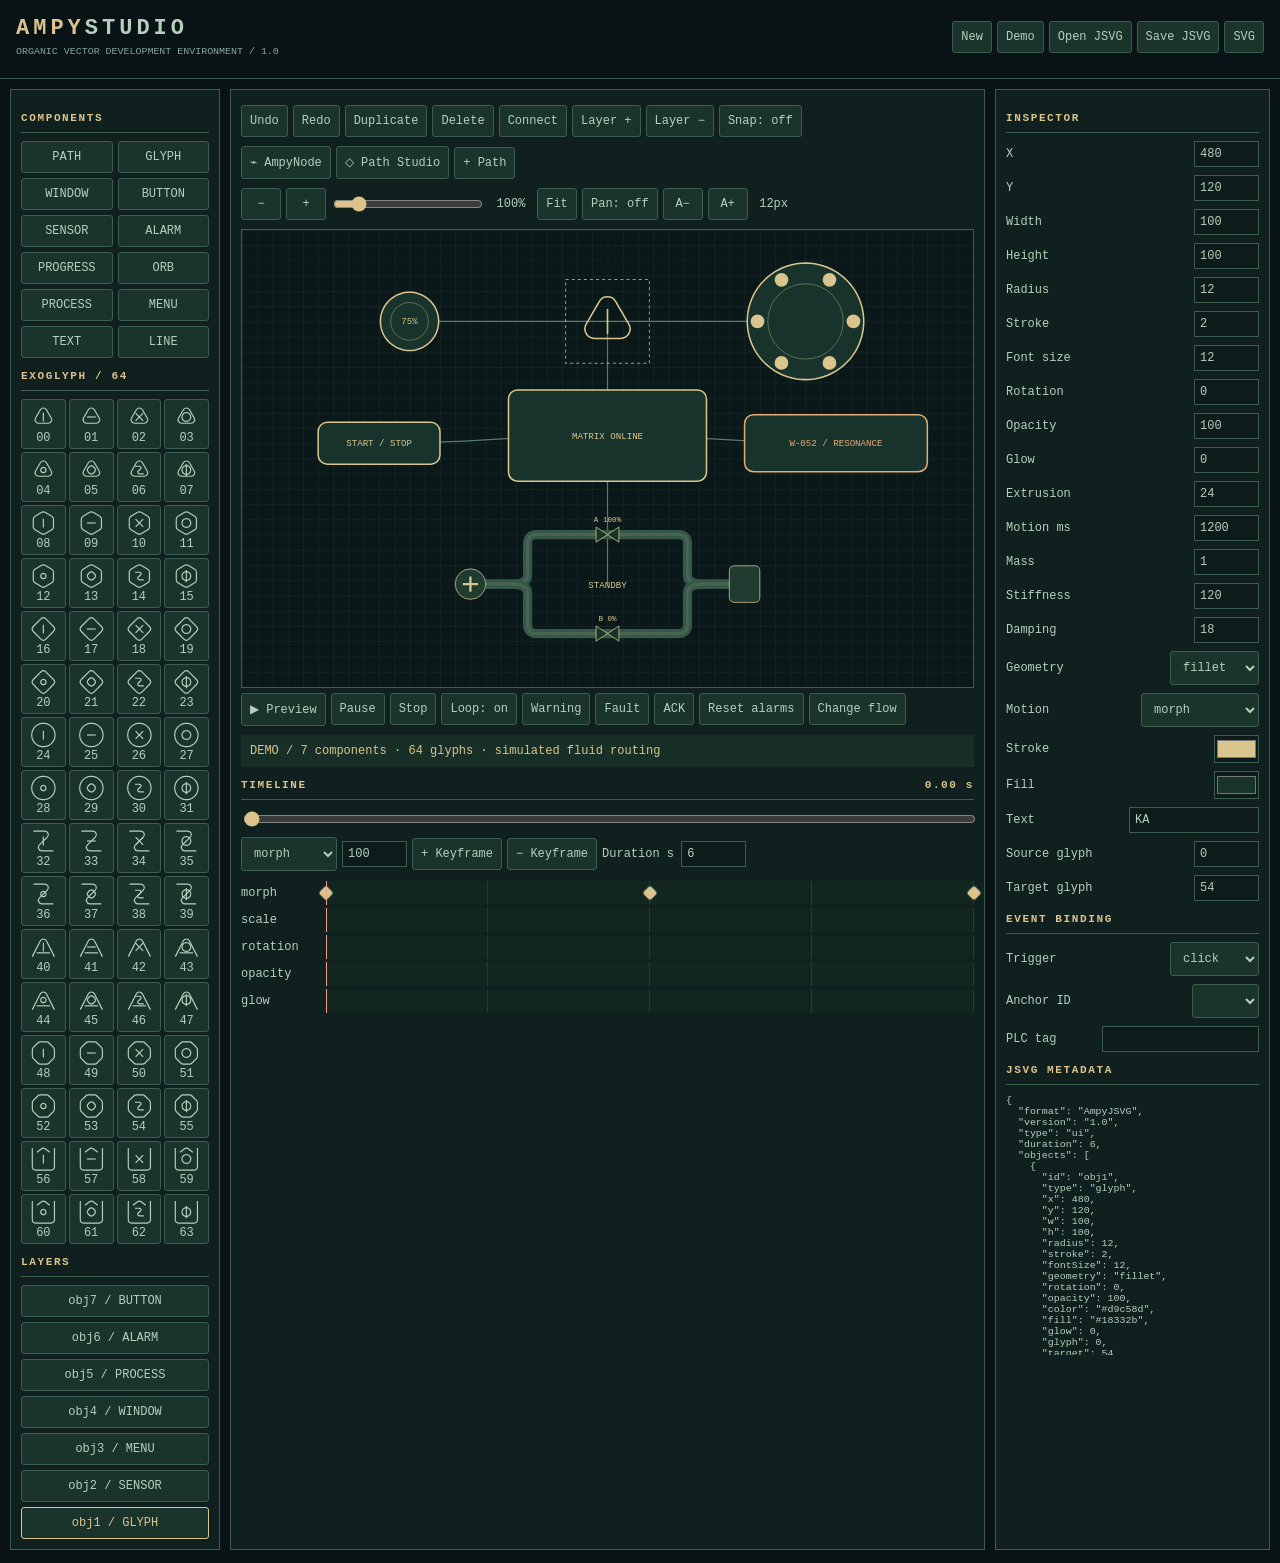
<file: src/index.html>
<!doctype html><html lang="it"><meta charset="utf-8"><meta name="viewport" content="width=device-width,initial-scale=1"><title>AmpyStudio · JSVG UI editor</title><link rel="stylesheet" href="studio.css"><body>
<header><div><b>AMPY<span>STUDIO</span></b><small>ORGANIC VECTOR DEVELOPMENT ENVIRONMENT / 1.0</small></div><div class="toolbar"><button id="new">New</button><button id="demo">Demo</button><label class="button">Open JSVG<input id="open" type="file" accept=".jsvg,.svg" hidden></label><button id="save">Save JSVG</button><button id="export">SVG</button></div></header>
<main><aside><h3>COMPONENTS</h3><div id="library"></div><h3>EXOGLYPH / 64</h3><div id="glyphs"></div><h3>LAYERS</h3><div id="layers"></div></aside><section class="work"><div class="toolbar"><button id="undo">Undo</button><button id="redo">Redo</button><button id="duplicate">Duplicate</button><button id="delete">Delete</button><button id="connect">Connect</button><button id="front">Layer +</button><button id="back">Layer −</button><button id="snap">Snap: off</button></div><div class="toolbar"><button id="nodeToggle">⌁ AmpyNode</button><button id="pathToggle">◇ Path Studio</button><button id="pathNew">+ Path</button></div><div class="toolbar" id="viewTools" aria-label="Canvas view"><button id="zoomOut" aria-label="Zoom out">−</button><button id="zoomIn" aria-label="Zoom in">+</button><input id="canvasZoom" aria-label="Canvas zoom percent" type="range" min="25" max="600" step="5" value="100"><output id="zoomLabel">100%</output><button id="fitCanvas">Fit</button><button id="panMode">Pan: off</button><button id="uiSmaller" aria-label="Smaller interface text">A−</button><button id="uiLarger" aria-label="Larger interface text">A+</button><output id="uiSize">13px</output></div><div id="canvas"><svg id="stage" viewBox="0 0 960 600" xmlns="http://www.w3.org/2000/svg"><defs><pattern id="grid" width="20" height="20" patternUnits="userSpaceOnUse"><path d="M20 0H0V20" stroke="#284137" fill="none" stroke-width=".7"/></pattern></defs><rect width="960" height="600" fill="#0a1819"/><rect width="960" height="600" fill="url(#grid)"/><g id="scene"></g><g id="selection" pointer-events="none"></g></svg></div><div class="toolbar"><button id="play">▶ Preview</button><button id="pause">Pause</button><button id="stop">Stop</button><button id="loop">Loop: on</button><button id="warning">Warning</button><button id="fault">Fault</button><button id="ack">ACK</button><button id="reset">Reset alarms</button><button id="flow">Change flow</button></div><div id="status" role="status">READY</div><h3>TIMELINE <span id="time">0.00 s</span></h3><input id="seek" type="range" min="0" max="1000" value="0"><div class="toolbar"><select id="track"><option>morph</option><option>scale</option><option>rotation</option><option>opacity</option><option>glow</option></select><input id="keyvalue" type="number" value="100" min="0" max="360"><button id="addkey">+ Keyframe</button><button id="delkey">− Keyframe</button><label>Duration s <input id="duration" type="number" min="1" max="60" value="6"></label></div><div id="tracks"></div></section><aside><h3>INSPECTOR</h3><div id="inspector"></div><h3>EVENT BINDING</h3><div id="events"></div><h3>JSVG METADATA</h3><pre id="metadata"></pre></aside></main><section id="nodePanel" hidden><div class="toolbar"><h3>AMPYNODE / VISUAL LOGIC</h3><button id="nodeClose">Close</button></div><p>Event → condition → action. Preview simulation only; no live PLC control.</p><div class="toolbar"><select id="nodeKind" aria-label="Node type"></select><button id="nodeAdd">+ Node</button><button id="nodeRemove">Delete node</button><button id="nodeExample">Load logic demo</button><button id="nodeManual">▶ Manual event</button></div><div id="nodeGraph"></div><div id="nodeFields"></div><h3>CONNECTIONS</h3><div class="toolbar"><select id="nodeFrom" aria-label="Source node"></select><select id="nodePort" aria-label="Output port"><option>next</option><option>true</option><option>false</option></select><select id="nodeTo" aria-label="Destination node"></select><button id="nodeLink">Connect</button><button id="nodeUnlink">Disconnect</button></div><h3>SIMULATED TAGS</h3><div class="toolbar"><input id="tagName" placeholder="DB_Core.Speed" aria-label="Tag name"><input id="tagInitial" type="number" value="0" aria-label="Initial value"><button id="tagAdd">Add / update</button></div><div id="tagValues"></div><h3>EXECUTION TRACE</h3><pre id="nodeTrace">No event yet</pre></section><section id="pathPanel" hidden><div class="toolbar"><h3>AMPYPATH / VECTOR STUDIO</h3><button id="pathClose">Close</button></div><p id="pathTitle"></p><div class="toolbar"><button id="pathSource">Source A</button><button id="pathTarget">Target B</button><button id="pathCopy">Copy to other</button><button id="pathAddMode">Draw vertex</button><button id="pathInsert">Insert after</button><button id="pathDelete">Delete vertex</button><button id="pathUndo">Undo</button><button id="pathRedo">Redo</button></div><div class="toolbar"><select id="pathPreset" aria-label="Shape preset"><option>triangle</option><option>diamond</option><option>circle</option><option>star</option><option>rectangle</option></select><button id="pathApplyPreset">Apply shape</button><label><input id="pathClosed" type="checkbox"> Closed</label><label><input id="pathFilled" type="checkbox"> Filled</label></div><svg id="pathStage" viewBox="-100 -100 200 200" xmlns="http://www.w3.org/2000/svg" aria-label="Editable vector vertices"><defs><pattern id="pathGrid" width="10" height="10" patternUnits="userSpaceOnUse"><path d="M0 10V0H10" fill="none" stroke="#35574b" stroke-width=".35"/></pattern></defs><rect x="-100" y="-100" width="200" height="200" fill="#091719"/><rect x="-100" y="-100" width="200" height="200" fill="url(#pathGrid)"/><path d="M-100 0H100M0 -100V100" stroke="#46695b" stroke-width=".6"/><g id="pathDrawing"></g></svg><div id="pathFields"></div><p id="pathHint"></p><h3>MORPH PREVIEW / A → B</h3><svg id="pathPreview" viewBox="-75 -75 150 150" xmlns="http://www.w3.org/2000/svg"><path id="pathMorphShape" fill="#18332b" stroke="#d9c58d" stroke-width="1.5"/></svg><div class="toolbar"><button id="pathAnimate">▶ Animate</button><input id="pathMorph" aria-label="Morph interpolation" type="range" min="0" max="100" value="0"><output id="pathMorphValue">0%</output><button id="pathEnableMotion">Use morph in timeline</button></div><h3>SVG PATH DATA</h3><pre id="pathCode"></pre></section><script src="engine.js"></script><script src="studio.js"></script></body></html>
</file>
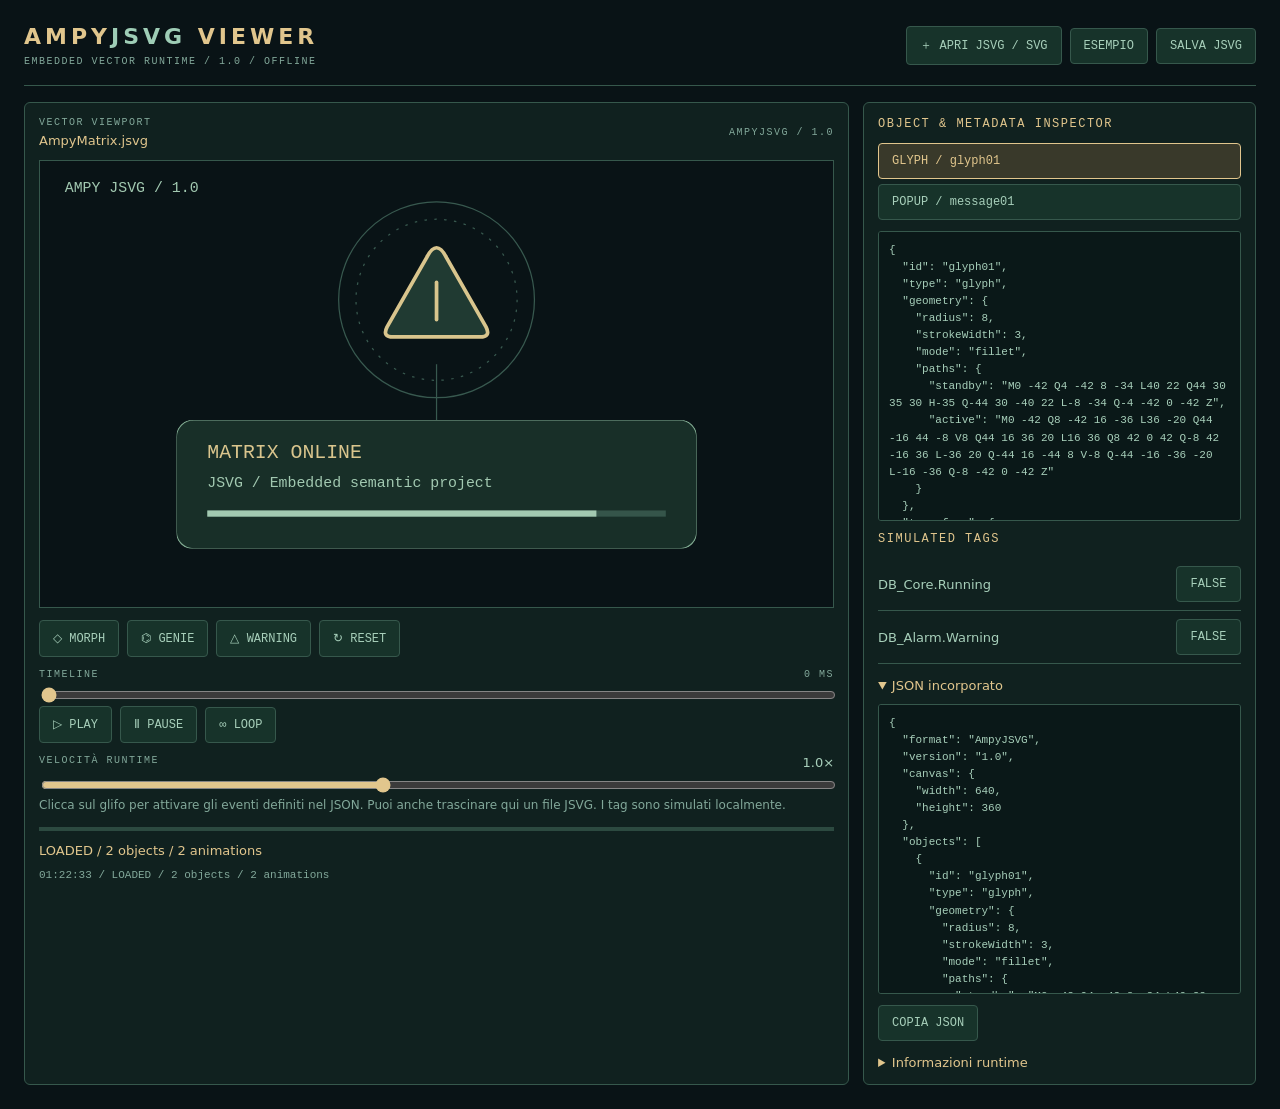
<file: viewer.html>
<!DOCTYPE html><html lang="it"><head><meta charset="utf-8"><meta name="viewport" content="width=device-width,initial-scale=1"><meta http-equiv="Content-Security-Policy" content="default-src 'none'; script-src 'unsafe-inline'; style-src 'unsafe-inline'; img-src data:; connect-src 'none'; object-src 'none'; base-uri 'none'; form-action 'none'"><title>AmpyJSVG Viewer 1.0</title><style>
:root{color-scheme:dark;--bg:#091316;--panel:#10211f;--line:#36584c;--mint:#a7cfba;--gold:#e1c68d;--muted:#82a89a;--red:#f19b8b}*{box-sizing:border-box}body{margin:0;background:var(--bg);color:var(--mint);font:13px system-ui,sans-serif}main{max-width:1280px;margin:auto;padding:24px}header{display:flex;align-items:center;justify-content:space-between;gap:14px;flex-wrap:wrap;border-bottom:1px solid var(--line);padding-bottom:18px}h1{font-size:22px;font-weight:650;letter-spacing:4px;margin:0;color:var(--gold)}.micro{font:10px monospace;letter-spacing:1.5px;color:var(--muted);text-transform:uppercase}.row{display:flex;gap:8px;flex-wrap:wrap;align-items:center}button,.filelabel,select{border:1px solid var(--line);background:#17332a;color:var(--mint);padding:10px 13px;border-radius:4px;font:12px monospace;cursor:pointer}button:hover,.filelabel:hover,button:focus-visible{border-color:var(--gold);color:var(--gold)}button.active{border-color:var(--gold);color:var(--gold);background:#39392a}button:disabled{opacity:.4;cursor:not-allowed}#file{display:none}.layout{display:grid;grid-template-columns:minmax(0,2.1fr) minmax(280px,1fr);gap:14px;margin-top:16px}.panel{background:var(--panel);border:1px solid var(--line);border-radius:6px;min-width:0;padding:14px}.stage{background:#091316;min-height:260px;display:flex;align-items:center;justify-content:center;border:1px solid var(--line);margin:12px 0;overflow:hidden;position:relative}.stage svg{width:100%;height:auto;max-height:70vh;display:block}.stage.drag{outline:2px dashed var(--gold)}.status{color:var(--gold);overflow-wrap:anywhere}.bar{height:4px;background:#2c4a40;margin:12px 0}.bar i{height:100%;background:var(--gold);display:block;width:0}input[type=range]{width:100%;accent-color:var(--gold)}.split{display:flex;justify-content:space-between;gap:8px;margin:12px 0 5px}h2{font:12px monospace;letter-spacing:1.5px;color:var(--gold);margin:0 0 12px}.objects{display:grid;gap:5px}.objects button{text-align:left;width:100%;overflow-wrap:anywhere}.tag{display:flex;justify-content:space-between;align-items:center;gap:8px;padding:8px 0;border-bottom:1px solid var(--line);overflow-wrap:anywhere}.tag button{min-width:65px}pre{font:11px/1.55 monospace;white-space:pre-wrap;overflow-wrap:anywhere;max-height:290px;overflow:auto;background:#0a1818;padding:10px;border:1px solid var(--line);border-radius:3px}#log{height:94px;overflow:auto;font:11px/1.8 monospace;margin-top:8px;color:var(--muted)}.hint{font-size:12px;color:var(--muted);line-height:1.55}details{margin-top:14px}summary{cursor:pointer;color:var(--gold)}.error{color:var(--red)}@media(max-width:800px){main{padding:12px}.layout{grid-template-columns:1fr}.stage{min-height:180px}h1{font-size:18px}.panel{padding:10px}}
</style></head><body><main><header><div><h1>AMPY<span style="color:#9ecdb6">JSVG</span> VIEWER</h1><div class="micro" style="margin-top:7px">Embedded vector runtime / 1.0 / offline</div></div><div class="row"><label class="filelabel" for="file">＋ APRI JSVG / SVG</label><input id="file" type="file" accept=".jsvg,.svg,image/svg+xml"><button id="example">ESEMPIO</button><button id="save">SALVA JSVG</button></div></header>
<div class="layout"><section class="panel"><div class="row" style="justify-content:space-between"><div><div class="micro">Vector viewport</div><div id="filename" style="margin-top:5px;color:var(--gold)">AmpyMatrix.jsvg</div></div><div class="micro" id="format">JSVG 1.0</div></div><div class="stage" id="stage" aria-label="Anteprima vettoriale"></div><div class="row"><button id="morph">◇ MORPH</button><button id="genie">⌬ GENIE</button><button id="warning">△ WARNING</button><button id="reset">↻ RESET</button></div><div class="split"><span class="micro">Timeline</span><span id="time" class="micro">0 ms</span></div><input type="range" id="seek" min="0" max="1000" value="0" aria-label="Posizione timeline"><div class="row"><button id="play">▷ PLAY</button><button id="pause">Ⅱ PAUSE</button><button id="loop">∞ LOOP</button></div><div class="split"><span class="micro">Velocità runtime</span><span id="speedval">1.0×</span></div><input id="speed" type="range" min="0.25" max="2" step="0.25" value="1" aria-label="Velocità animazioni"><div class="hint">Clicca sul glifo per attivare gli eventi definiti nel JSON. Puoi anche trascinare qui un file JSVG. I tag sono simulati localmente.</div><div class="bar"><i id="bar"></i></div><div class="status" id="status" role="status">READY</div><div id="log"></div></section>
<aside class="panel"><h2>OBJECT & METADATA INSPECTOR</h2><div class="objects" id="objects"></div><pre id="objectinfo">Seleziona un oggetto</pre><h2>SIMULATED TAGS</h2><div id="tags"></div><details open><summary>JSON incorporato</summary><pre id="json"></pre><div class="row"><button id="copy">COPIA JSON</button></div></details><details><summary>Informazioni runtime</summary><p class="hint">Supporta percorsi SVG, morph di un singolo contorno, popup Genie, eventi click e tagChange e timeline morphProgress. I metadati non sono codice eseguibile: vengono interpretate solo azioni consentite. Le altre proprietà sono leggibili nell'inspector. Nessuna connessione PLC.</p></details></aside></div></main>
<script id="embedded" type="application/octet-stream">[base64]</script>
<script>
'use strict';const $=id=>document.getElementById(id), NS='http://www.w3.org/2000/svg';let root,project,original,name,objects=new Map(),tags=new Map(),motions=new Map(),pos=0,playing=false,loop=false,last=performance.now(),selected=null;const clamp=(x,a=0,b=1)=>Math.max(a,Math.min(b,x)),smooth=x=>x*x*(3-2*x),lerp=(a,b,t)=>a+(b-a)*t;
function report(msg,error=false){$('status').textContent=msg;$('status').classList.toggle('error',error);let e=document.createElement('div');e.textContent=new Date().toLocaleTimeString('it-IT')+' / '+msg;$('log').prepend(e);while($('log').children.length>30)$('log').lastChild.remove()}
const ALLOWED=new Set('svg g defs title desc path rect circle ellipse line polyline polygon text tspan clipPath mask linearGradient radialGradient stop pattern symbol use marker filter feGaussianBlur feMerge feMergeNode feOffset feFlood feComposite feColorMatrix feBlend'.split(' '));const ATTR=new Set('id viewBox width height x y x1 x2 y1 y2 cx cy r rx ry d points fill stroke stroke-width stroke-linecap stroke-linejoin stroke-miterlimit stroke-dasharray stroke-dashoffset fill-rule clip-rule opacity fill-opacity stroke-opacity transform text-anchor dominant-baseline font-family font-size font-weight letter-spacing preserveAspectRatio gradientUnits gradientTransform offset stop-color stop-opacity fx fy fr spreadMethod patternUnits patternContentUnits patternTransform clipPathUnits maskUnits maskContentUnits clip-path mask filter pathLength marker-start marker-mid marker-end markerWidth markerHeight markerUnits orient refX refY filterUnits primitiveUnits stdDeviation in in2 result dx dy flood-color flood-opacity operator values type mode color vector-effect href'.split(' '));
function clean(el){if(el.namespaceURI!==NS||!ALLOWED.has(el.localName))return null;let out=document.createElementNS(NS,el.localName);for(let a of el.attributes){let k=a.localName,v=a.value;if(!ATTR.has(k)||a.name.startsWith('on'))continue;if(k==='href'&&!/^#[\w.:-]+$/.test(v))continue;if(/url\s*\(/i.test(v)&&!/^url\(\s*#[\w.:-]+\s*\)$/.test(v))continue;out.setAttribute(k,v)}for(let n of el.childNodes){if(n.nodeType===1){let c=clean(n);if(c)out.append(c)}else if(n.nodeType===3&&['text','tspan','title','desc'].includes(el.localName))out.append(document.createTextNode(n.textContent))}return out}
function find(id){return root&&[...root.querySelectorAll('[id]')].find(n=>n.id===id)}function svgEl(tag,attrs={}){let e=document.createElementNS(NS,tag);for(let [k,v] of Object.entries(attrs))e.setAttribute(k,v);return e}
function sample(d,N=128){let e=svgEl('path',{d,visibility:'hidden'});root.append(e);try{let len=e.getTotalLength();if(!Number.isFinite(len)||len<=0)throw Error('Tracciato non valido');return Array.from({length:N+1},(_,i)=>{let p=e.getPointAtLength(len*i/N);return [p.x,p.y]})}finally{e.remove()}}
function makeMorph(o){let el=find(o.id),a=o.animation,paths=o.geometry?.paths;if(!el||!paths||typeof paths[a.from]!=='string'||typeof paths[a.to]!=='string')return;let p=el.localName==='path'?el:el.querySelector('path');if(!p)return;let d0=paths[a.from],d1=paths[a.to];if(d0.length>50000||d1.length>50000)return;let pts0=sample(d0),pts1=sample(d1);return {type:'morph',o,el,p,d0,d1,pts0,pts1,value:0,target:0}}
function makePopup(o,i){let el=find(o.id),src=find(o.animation.source);if(!el||!src||el===root)return;let b=el.getBBox(),parent=el.parentNode,ctm=parent.getScreenCTM(),sc=src.getBBox(),sm=src.getScreenCTM(),em=el.getScreenCTM();if(!ctm||!sm||!em||!b.width||!b.height)return;let anchor=new DOMPoint(sc.x+sc.width/2,sc.y+sc.height/2).matrixTransform(sm).matrixTransform(ctm.inverse());let transformed=[[b.x,b.y],[b.x+b.width,b.y],[b.x,b.y+b.height],[b.x+b.width,b.y+b.height]].map(([x,y])=>new DOMPoint(x,y).matrixTransform(em).matrixTransform(ctm.inverse()));let minX=Math.min(...transformed.map(p=>p.x)),maxX=Math.max(...transformed.map(p=>p.x)),minY=Math.min(...transformed.map(p=>p.y)),maxY=Math.max(...transformed.map(p=>p.y));let box={x:minX,y:minY,w:maxX-minX,h:maxY-minY};let wrap=svgEl('g'),content=svgEl('g'),clipid='ampy-runtime-clip-'+i;while(find(clipid))clipid+='x';let defs=svgEl('defs'),clip=svgEl('clipPath',{id:clipid,clipPathUnits:'userSpaceOnUse'}),shape=svgEl('path');clip.append(shape);defs.append(clip);wrap.append(defs);let shell=svgEl('path',{fill:'#182f28',stroke:'#80aa91','stroke-width':1});wrap.append(shell);let clipped=svgEl('g',{'clip-path':'url(#'+clipid+')'});clipped.append(content);wrap.append(clipped);parent.insertBefore(wrap,el);content.append(el);return {type:'genie',o,el,wrap,content,shell,shape,box,anchor,value:1,target:1}}
function draw(m){let k=clamp(m.value);if(m.type==='morph'){if(k===0||k===1)m.p.setAttribute('d',k===0?m.d0:m.d1);else {let p=m.pts0.map((a,i)=>a.map((v,j)=>lerp(v,m.pts1[i][j],k).toFixed(3)).join(' '));m.p.setAttribute('d','M'+p.join(' L')+(/z\s*$/i.test(m.d0)&&/z\s*$/i.test(m.d1)?'Z':''))}}else{let {x,y,w,h}=m.box,ax=m.anchor.x,ay=m.anchor.y,cx=x+w/2,cy=y+h/2;let r=clamp(Number(m.o.geometry?.radius)||0,0,Math.min(w,h)/2);let top=lerp(ay-7,y,k),bot=lerp(ay+7,y+h,k*k),tw=lerp(7,w/2,k),bw=lerp(7,w/2,k*k),tx=lerp(ax,cx,k),bx=lerp(ax,cx,k*k),rr=r*k;let d=`M${tx-tw+rr} ${top} H${tx+tw-rr} Q${tx+tw} ${top} ${tx+tw} ${top+rr} C${tx+tw} ${lerp(top,bot,.4)} ${bx+bw} ${lerp(top,bot,.65)} ${bx+bw} ${bot-rr} Q${bx+bw} ${bot} ${bx+bw-rr} ${bot} H${bx-bw+rr} Q${bx-bw} ${bot} ${bx-bw} ${bot-rr} C${bx-bw} ${lerp(top,bot,.65)} ${tx-tw} ${lerp(top,bot,.4)} ${tx-tw} ${top+rr} Q${tx-tw} ${top} ${tx-tw+rr} ${top}Z`;m.shape.setAttribute('d',d);m.shell.setAttribute('d',d);m.shell.setAttribute('opacity',k===1?0:1);let sx=.035+.965*k,sy=.08+.92*k; m.content.setAttribute('transform',`translate(${lerp(ax,cx,k)} ${lerp(ay,cy,k)}) scale(${sx} ${sy}) translate(${-cx} ${-cy})`);m.content.setAttribute('opacity',clamp((k-.12)/.88));m.wrap.setAttribute('visibility',k===0?'hidden':'visible');m.wrap.setAttribute('pointer-events',k>.98?'auto':'none')}}
function duration(m){return clamp(Number(m.o.animation?.durationMs)||850,50,60000)}function animate(m,to){if(!m)return;playing=false;m.from=m.value;m.target=to;m.elapsed=0;m.total=duration(m)*Math.max(.1,Math.abs(m.target-m.from));m.active=true}function action(a){let m=motions.get(a.target);if(!m)return;switch(a.type){case'toggleMorph':if(m.type==='morph')animate(m,m.target===1?0:1);break;case'togglePopup':if(m.type==='genie')animate(m,m.target===1?0:1);break;case'showPopup':if(m.type==='genie')animate(m,1);break;case'hidePopup':if(m.type==='genie')animate(m,0);break}}
function events(trigger,source,value){for(let e of project?.events||[]){if(e.trigger===trigger&&(trigger==='click'?e.source===source:e.tag===source&&e.equals===value)){if(Array.isArray(e.actions))e.actions.forEach(action);report('EVENT / '+trigger+' / '+source)}}}
function select(id){selected=id;let o=objects.get(id);$('objectinfo').textContent=JSON.stringify(o,null,2)||'Nessun oggetto';for(let b of $('objects').children)b.classList.toggle('active',b.dataset.id===id)}function showTags(){ $('tags').replaceChildren();for(let [n,v] of tags){let row=document.createElement('div');row.className='tag';let label=document.createElement('span');label.textContent=n;let b=document.createElement('button');b.textContent=v?'TRUE':'FALSE';b.classList.toggle('active',v);b.onclick=()=>setTag(n,!v);row.append(label,b);$('tags').append(row)}if(!tags.size)$('tags').textContent='Nessun tag dichiarato'}function setTag(n,v){tags.set(n,v);showTags();events('tagChange',n,v);report('TAG / '+n+' = '+v)}
function load(text,filename){if(text.length>5e6)throw Error('File troppo grande (max 5 MB)');if(/<!DOCTYPE|<!ENTITY/i.test(text))throw Error('DOCTYPE / ENTITY non consentiti');let doc=new DOMParser().parseFromString(text,'image/svg+xml');if(doc.querySelector('parsererror')||doc.documentElement.localName!=='svg'||doc.documentElement.namespaceURI!==NS)throw Error('SVG/XML non valido');let md=doc.querySelector('metadata');let pe=md&&[...md.children].find(e=>e.localName==='project');let p=pe?JSON.parse(pe.textContent):md&&md.textContent.trim().startsWith('{')?JSON.parse(md.textContent):{format:'SVG',version:'—',objects:[]};if(!p||typeof p!=='object'||Array.isArray(p))throw Error('Metadati non validi');if(p.objects!==undefined&&!Array.isArray(p.objects))throw Error('objects deve essere un array');if(p.events!==undefined&&!Array.isArray(p.events))throw Error('events deve essere un array');if((p.objects||[]).length>1000)throw Error('Troppi oggetti');let fresh=clean(doc.documentElement);if(!fresh)throw Error('SVG non supportato');original=text;name=filename;project=p;root=fresh;objects.clear();tags.clear();motions.clear();playing=false;pos=0;$('stage').replaceChildren(root);$('filename').textContent=filename;$('format').textContent=(p.format||'SVG')+' / '+(p.version||'—');$('json').textContent=JSON.stringify(p,null,2);$('objects').replaceChildren();$('log').replaceChildren();$('objectinfo').textContent='Nessun oggetto';for(let o of p.objects||[]){if(!o||typeof o.id!=='string')continue;objects.set(o.id,o);let el=find(o.id),b=document.createElement('button');b.dataset.id=o.id;b.textContent=(o.type||'object').toUpperCase()+' / '+o.id+(el?'':' (ID assente)');b.onclick=()=>select(o.id);$('objects').append(b);if(o.tag?.name)tags.set(o.tag.name,false);if(el&&el!==root){el.style.cursor='pointer';el.addEventListener('click',()=>{select(o.id);events('click',o.id)})}}
for(let [id,o] of objects){try{let m=o.animation?.type==='morph'?makeMorph(o):o.animation?.type==='genie'?makePopup(o,motions.size):null;if(m){motions.set(id,m);draw(m)}}catch(e){report('OGGETTO NON SUPPORTATO / '+id,true)}}if(objects.size)select(objects.keys().next().value);showTags();$('morph').disabled=![...motions.values()].some(m=>m.type==='morph');$('genie').disabled=![...motions.values()].some(m=>m.type==='genie');$('warning').disabled=![...tags.keys()].some(k=>/warning/i.test(k));report('LOADED / '+objects.size+' objects / '+motions.size+' animations')}
function safeLoad(text,n){try{load(text,n)}catch(e){report('ERRORE / '+e.message,true)}}const example=()=>safeLoad(new TextDecoder().decode(Uint8Array.from(atob($('embedded').textContent.trim()),x=>x.charCodeAt(0))),'AmpyMatrix.jsvg');$('example').onclick=example;$('file').onchange=async e=>{let f=e.target.files[0];if(f)try{if(f.size>5e6)throw Error('File troppo grande');safeLoad(await f.text(),f.name)}catch(err){report(err.message,true)}e.target.value=''};for(let ev of ['dragenter','dragover'])$('stage').addEventListener(ev,e=>{e.preventDefault();$('stage').classList.add('drag')});$('stage').ondragleave=()=>$('stage').classList.remove('drag');$('stage').ondrop=async e=>{e.preventDefault();$('stage').classList.remove('drag');let f=e.dataTransfer.files[0];if(f)try{if(f.size>5e6)throw Error('File troppo grande');safeLoad(await f.text(),f.name)}catch(err){report(err.message,true)}};
function toggle(type){let m=[...motions.values()].find(m=>m.type===type);if(m){animate(m,m.target===1?0:1);report(type.toUpperCase()+' / '+m.o.id)}}$('morph').onclick=()=>toggle('morph');$('genie').onclick=()=>toggle('genie');$('warning').onclick=()=>{let k=[...tags.keys()].find(k=>/warning/i.test(k));if(k){if(tags.get(k))setTag(k,false);setTag(k,true)}};$('reset').onclick=()=>safeLoad(original,name);$('speed').oninput=()=>$('speedval').textContent=Number($('speed').value).toFixed(2)+'×';
function durationTimeline(){return clamp(Number(project?.timeline?.durationMs)||850,50,60000)}function seek(k){pos=clamp(k);for(let m of motions.values())m.active=false;for(let track of project?.timeline?.tracks||[]){if(track.property!=='morphProgress')continue;let m=motions.get(track.target),a=track.keyframes;if(!m||!Array.isArray(a)||!a.length)continue;let keys=a.filter(x=>Number.isFinite(x.timeMs)&&Number.isFinite(x.value)).slice().sort((a,b)=>a.timeMs-b.timeMs);if(!keys.length)continue;let t=pos*durationTimeline(),v=keys[0].value;if(t>=keys.at(-1).timeMs)v=keys.at(-1).value;else for(let i=1;i<keys.length;i++)if(t>=keys[i-1].timeMs&&t<=keys[i].timeMs){v=lerp(keys[i-1].value,keys[i].value,clamp((t-keys[i-1].timeMs)/(keys[i].timeMs-keys[i-1].timeMs||1)));break}m.value=m.target=clamp(v);draw(m)}}$('seek').oninput=()=>{playing=false;seek(+$('seek').value/1000)};$('play').onclick=()=>{if(pos>=1)seek(0);playing=true};$('pause').onclick=()=>{playing=false;for(let m of motions.values())m.active=false};$('loop').onclick=()=>{loop=!loop;$('loop').classList.toggle('active',loop)};
$('save').onclick=()=>{let blob=new Blob([original],{type:'image/svg+xml'}),url=URL.createObjectURL(blob),a=document.createElement('a');a.href=url;a.download=name.replace(/\.(svg|jsvg)$/i,'')+'.jsvg';a.click();setTimeout(()=>URL.revokeObjectURL(url),1000)};$('copy').onclick=async()=>{try{await navigator.clipboard.writeText($('json').textContent);report('JSON COPIATO')}catch{let sel=window.getSelection(),r=document.createRange();r.selectNodeContents($('json'));sel.removeAllRanges();sel.addRange(r);report('JSON SELEZIONATO / copia manualmente')}};
function frame(now){let dt=Math.min(50,Math.max(0,now-last))*Number($('speed').value);last=now;if(playing){let k=pos+dt/durationTimeline();if(k>=1){if(loop)k%=1;else{k=1;playing=false}}seek(k)}else for(let m of motions.values())if(m.active){m.elapsed+=dt;let k=clamp(m.elapsed/m.total);m.value=lerp(m.from,m.target,smooth(k));draw(m);if(k===1)m.active=false} $('seek').value=Math.round(pos*1000);$('time').textContent=Math.round(pos*durationTimeline())+' ms';$('bar').style.width=100*pos+'%';$('play').classList.toggle('active',playing);requestAnimationFrame(frame)}example();requestAnimationFrame(frame);
</script></body></html>
</file>
<file: src/studio.css>
:root{color-scheme:dark;--ink:#b4d0bd;--gold:#dcc38b;--border:#3b5e51;--bg:#091316}*{box-sizing:border-box}body{margin:0;background:var(--bg);color:var(--ink);font:12px ui-monospace,Consolas,monospace}header{display:flex;justify-content:space-between;gap:12px;padding:16px;border-bottom:1px solid var(--border);flex-wrap:wrap}header b{font-size:22px;letter-spacing:4px;color:var(--gold)}header b span{color:var(--ink)}small{display:block;color:#83a69a;margin-top:5px}main{display:grid;grid-template-columns:210px minmax(0,1fr) 275px;gap:10px;padding:10px}aside,.work{min-width:0;border:1px solid var(--border);padding:10px;background:#10201e}h3{font-size:11px;letter-spacing:1.6px;color:var(--gold);border-bottom:1px solid var(--border);padding-bottom:8px;margin:12px 0 8px}button,.button,select,input,a{font:inherit;color:inherit}button,.button,select,a{border:1px solid var(--border);background:#1b342b;padding:8px;border-radius:3px;cursor:pointer;text-decoration:none}button:hover,.button:hover,button.active{border-color:var(--gold);color:var(--gold)}input{background:#0d1c1a;border:1px solid var(--border);padding:5px;min-width:0}input[type=range]{width:100%;accent-color:var(--gold);padding:0}input[type=number]{width:65px}input[type=color]{width:45px;height:28px;padding:0}.toolbar{display:flex;gap:5px;align-items:center;flex-wrap:wrap;margin:5px 0 9px}#library,#layers{display:grid;gap:5px}#library{grid-template-columns:1fr 1fr}#glyphs{display:grid;grid-template-columns:repeat(4,1fr);gap:3px}#glyphs button{padding:3px}#glyphs svg{display:block;width:100%;height:28px}#canvas{border:1px solid var(--border);background:#0a1819}#stage{width:100%;display:block;touch-action:none;max-height:65vh}#inspector label,#events label{display:flex;justify-content:space-between;gap:6px;align-items:center;margin:8px 0}#inspector select,#events select{max-width:145px}#inspector input[type=text]{width:130px}#status{padding:9px;background:#172f26;color:var(--gold);min-height:32px}#metadata{white-space:pre-wrap;overflow-wrap:anywhere;max-height:260px;overflow:auto;font-size:10px}#time{float:right}#tracks>div{display:grid;grid-template-columns:85px 1fr;align-items:center;height:27px} .lane{height:24px;position:relative;background:repeating-linear-gradient(90deg,#12251f 0,#12251f calc(25% - 1px),#34574b 25%)}.key{position:absolute;top:6px;width:12px;height:12px;transform:translateX(-50%) rotate(45deg);background:var(--gold);padding:0}.cursor{position:absolute;top:0;bottom:0;width:1px;background:#ef9e8f;pointer-events:none}@media(max-width:900px){main{grid-template-columns:150px minmax(0,1fr)}main>aside:last-child{grid-column:1/-1;display:grid;grid-template-columns:1fr 1fr;gap:8px}#metadata{grid-column:1/-1}}@media(max-width:580px){main{display:flex;flex-direction:column}.work{order:-1}#glyphs{grid-template-columns:repeat(8,1fr)}#stage{max-height:none}main>aside:last-child{display:block}}
#viewTools{gap:5px}#canvasZoom{width:clamp(65px,18vw,150px);flex:0 1 auto}#viewTools output{min-width:42px;text-align:center;font-variant-numeric:tabular-nums}#viewTools button{min-width:40px}#stage{cursor:default}#stage.panning{cursor:grab}#stage.panning:active{cursor:grabbing}body{font-size:var(--ampy-ui-size,12px)}h3{font-size:.92em}small{font-size:.83em}#metadata{font-size:.83em}@media(max-width:580px){#viewTools button{min-height:42px}#canvasZoom{min-height:36px;flex:1 1 65px}#stage{touch-action:none}}
#nodePanel{margin:10px;padding:12px;border:1px solid var(--border);background:#10201e}#nodePanel[hidden]{display:none!important}#nodeGraph{overflow:auto;border:1px solid var(--border);background:#091719;max-height:46vh}#nodeGraph svg{display:block;min-width:510px;width:100%;touch-action:pan-x pan-y}#nodeGraph g[data-node]{cursor:pointer}#nodeFields,#tagValues{display:grid;gap:5px}#nodeFields label,#tagValues label{display:flex;align-items:center;justify-content:space-between;gap:8px;flex-wrap:wrap}#nodeFields input,#nodeFields select{max-width:65%;min-height:34px}#nodeTrace{white-space:pre-wrap;max-height:160px;overflow:auto}#nodePanel p{font-size:.9em}#nodePanel .toolbar h3{flex:1}#nodePanel input[type=number]{width:100px}#tagName{max-width:180px}#nodePanel .toolbar button{min-height:38px}
#pathPanel{margin:10px;padding:12px;border:1px solid var(--border);background:#10201e}#pathPanel[hidden]{display:none!important}#pathPanel .toolbar h3{flex:1}#pathStage,#pathPreview{width:100%;display:block;border:1px solid var(--border);background:#091719;max-height:48vh;touch-action:none}#pathPreview{max-height:24vh}#pathFields{display:grid;grid-template-columns:repeat(2,minmax(0,1fr));gap:8px;margin:12px 0}#pathFields label{display:flex;flex-direction:column;gap:4px}#pathFields input,#pathFields select{width:100%;min-height:38px}#pathMorph{flex:1;min-width:70px;width:auto}#pathCode{overflow-wrap:anywhere;white-space:pre-wrap;max-height:130px;overflow:auto}#pathHint{font-size:.85em;color:#9bbbab}#pathStage [data-vertex]{cursor:grab}
</file>
